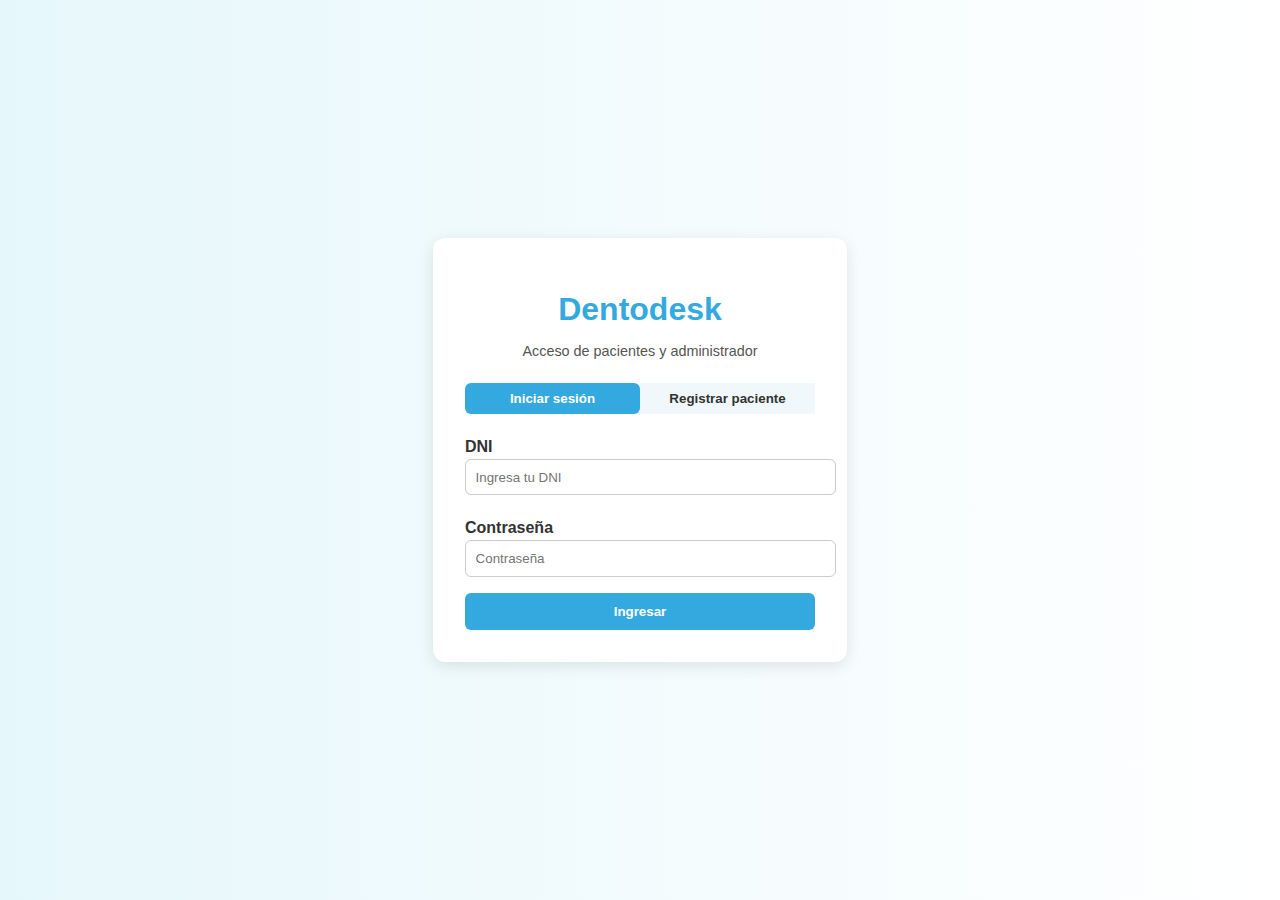
<file: laboratorio/index.html>
<!DOCTYPE html>
<html lang="es">
<head>
  <meta charset="UTF-8">
  <title>Dentodesk - Agenda</title>
  <link rel="stylesheet" href="estilos.css">
  <link rel="stylesheet" href="https://cdnjs.cloudflare.com/ajax/libs/font-awesome/6.5.0/css/all.min.css">
</head>
<body>
  <!-- Barra superior -->
  <header class="navbar">
    <div class="user-info">
  Bienvenido, <span id="nombrePaciente"></span>
  <button onclick="cerrarSesion()">Cerrar sesión</button>
</div>

    <div class="logo">Dentodesk</div>
    <nav class="nav-links">
      <a href="index.html">Agenda</a>
      <a href="pacientes.html">Pacientes</a>
      <a href="caja.html">Caja</a>
      <a href="marketing.html">Marketing</a>
      <a href="produccion.html">Producción</a>
      <a href="inventario.html">Inventario</a>
      <a href="laboratorio.html" class="active">Laboratorio</a>
      <a href="chat.html">Chat</a>
    </nav>
    <div class="actions">
      <button class="main-btn" id="btnRegistrarCita"><i class="fa-solid fa-calendar-plus"></i> Registrar cita</button>
      <div class="user-menu">
        <button class="user-btn">👤 ⌄</button>
        <div class="dropdown hidden">
          <a href="#">Mi perfil</a>
          <a href="#">Cerrar sesión</a>
        </div>
      </div>
      <div class="search-bar">
        <input type="text" placeholder="Buscar paciente">
        <button>🔍</button>
      </div>
    </div>
  </header>

  <!-- Contenido principal -->
  <main class="agenda-container">
    <!-- Encabezado de navegación -->
    <div class="agenda-header">
      <button class="nav-btn" id="prevBtn">←</button>
      <button class="nav-btn" id="nextBtn">→</button>
      <button class="hoy-btn" id="hoyBtn">📅 Hoy</button>
      <span class="rango-fechas" id="rangoFechas"></span>
    </div>

    <!-- Filtros -->
    <div class="filtros">
      <label>Estado
        <select id="filtroEstado">
          <option value="Todos">Todos</option>
          <option value="Confirmado">Confirmados</option>
          <option value="Pendiente">Pendientes</option>
          <option value="Cancelado">Cancelados</option>
        </select>
      </label>
      <label>Vista
        <select id="vistaSelect">
          <option value="semana">Por semana</option>
          <option value="dia">Por día</option>
          <option value="mes">Por mes</option>
        </select>
      </label>
    </div>

    <!-- Agenda + Sidebar -->
    <div class="agenda-wrapper">
      <!-- Agenda -->
      <div class="agenda-grid">
        <div class="agenda-hours" id="agendaHours"></div>
        <div class="agenda-days" id="agendaDays"></div>
        <div class="agenda-cells" id="agendaCells"></div>
      </div>

      <!-- Sidebar lateral -->
      <aside class="agenda-sidebar">
        <h3>📋 Todas las agendas</h3>
        <div class="agenda-list" id="agendaList">
          <div class="agenda-item color-azul"><span class="nombre">✔️ LUIS SILVA</span></div>
          <div class="agenda-item color-rojo"><span class="nombre">✔️ Especialistas</span></div>
        </div>
        <button class="main-btn full-width" id="btnAgregarAgenda">+ Agregar</button>
      </aside>
    </div>
  </main>

  <!-- Modal Registrar Cita -->
<div id="modalCita" class="modal hidden">
  <div class="modal-content">
    <span class="close-btn" id="cerrarModal">&times;</span>
    <h2>Registrar nueva cita</h2>

    <!-- Pestañas -->
    <div class="tabs">
      <button type="button" class="tab-btn active" data-tab="tab-cita">🗓 Cita</button>
      <button type="button" class="tab-btn" data-tab="tab-paciente">👤 Datos Personales</button>
    </div>

    <!-- Contenido de pestañas -->
    <div class="tab-content active" id="tab-cita">
      <form id="formCita">
        <label>Paciente:
          <input type="text" id="paciente" required>
        </label>
        <label>Fecha:
          <input type="date" id="fecha" required>
        </label>

        <label for="hora">Hora:</label>
        <select id="hora" required>
            <option value="09:00">09:00 AM</option>
            <option value="10:00">10:00 AM</option>
            <option value="11:00">11:00 AM</option>
            <option value="12:00">12:00 PM</option>
            <option value="13:00">01:00 PM</option>
            <option value="14:00">02:00 PM</option>
            <option value="15:00">03:00 PM</option>
            <option value="16:00">04:00 PM</option>
            <option value="17:00">05:00 PM</option>
            <option value="18:00">06:00 PM</option>
            <option value="19:00">07:00 PM</option>
            <option value="20:00">08:00 PM</option>
        </select>

        <label>Estado:
          <select id="estado">
            <option value="Confirmado">Confirmado</option>
            <option value="Pendiente">Pendiente</option>
            <option value="Cancelado">Cancelado</option>
          </select>
        </label>
        <label>Observaciones:
          <textarea id="observaciones"></textarea>
        </label>
        <button type="submit" class="main-btn">Guardar cita</button>
      </form>
    </div>

    <div class="tab-content" id="tab-paciente">
      <form id="formPaciente">
        <label>Apellidos y Nombres:
          <input type="text" id="nombres" required>
        </label>
        <label>Representante:
          <input type="text" id="representante">
        </label>
        <label>Edad:
          <input type="number" id="edad" min="0">
        </label>
        <label>DNI:
          <input type="text" id="dni" maxlength="8">
        </label>
        <label>Género:
          <select id="genero">
            <option value="F">F</option>
            <option value="M">M</option>
          </select>
        </label>
        <label>Fecha de Nacimiento:
          <input type="date" id="fechaNacimiento">
        </label>
        <label>Dirección:
          <input type="text" id="direccion">
        </label>
        <label>Estado Civil:
          <select id="estadoCivil">
            <option value="S">S</option>
            <option value="C">C</option>
            <option value="V">V</option>
          </select>
        </label>
        <label>Peso (kg):
          <input type="number" id="peso" step="0.1">
        </label>
        <label>Talla (cm):
          <input type="number" id="talla">
        </label>
        <label>Presión Arterial:
          <input type="text" id="presionArterial" placeholder="120/80">
        </label>
        <label>Frecuencia Respiratoria:
          <input type="number" id="frecuenciaRespiratoria">
        </label>
        <label>Temperatura (°C):
          <input type="number" id="temperatura" step="0.1">
        </label>
        <fieldset>
          <legend>Tipo de Paciente:</legend>
          <label><input type="checkbox" name="tipoPaciente" value="Receptivo"> Receptivo</label>
          <label><input type="checkbox" name="tipoPaciente" value="Pasivo"> Pasivo</label>
          <label><input type="checkbox" name="tipoPaciente" value="Histérico"> Histérico</label>
          <label><input type="checkbox" name="tipoPaciente" value="Escéptico"> Escéptico</label>
        </fieldset>
        <fieldset>
          <legend>Apreciación General:</legend>
          <label><input type="radio" name="apreciacion" value="ABEG1"> ABEG</label>
          <label><input type="radio" name="apreciacion" value="ABEG2"> ABEG</label>
          <label><input type="radio" name="apreciacion" value="ABEG3"> ABEG</label>
          <label><input type="radio" name="apreciacion" value="AMEG"> AMEG</label>
        </fieldset>
        <button type="submit" class="main-btn">Guardar Datos</button>
      </form>
    </div>
  </div>
</div>

  <!-- Scripts -->
  <script>

      // ================= CONTROL DE ACCESO =================
    const usuarioActivo = localStorage.getItem("usuarioActivo");
    if (!usuarioActivo) {
      window.location.href = "login.html"; // Si no hay sesión activa, regresar al login
    }

    // Obtener datos del usuario
    const usuarios = JSON.parse(localStorage.getItem("usuarios")) || {};
    const paciente = usuarios[usuarioActivo];
    document.addEventListener("DOMContentLoaded", () => {
      document.getElementById("nombrePaciente").textContent = paciente?.nombre || "Paciente";
    });

    // Función cerrar sesión
    function cerrarSesion() {
      localStorage.removeItem("usuarioActivo");
      window.location.href = "login.html";
    } 


    document.addEventListener("DOMContentLoaded", () => {
      const agendaHours = document.getElementById("agendaHours");
      const agendaCellsContainer = document.getElementById("agendaCells");
      const agendaDays = document.getElementById("agendaDays");
      const rangoFechas = document.getElementById("rangoFechas");
      const vistaSelect = document.getElementById("vistaSelect");

      // ================= GENERAR HORAS =================
      function generarHoras(inicio=9, fin=20){
        agendaHours.innerHTML="";
        for(let h=inicio; h<fin; h++){
          const div=document.createElement("div");
          div.textContent=(h<=12? h : h-12)+" "+(h<12?"a. m.":"p. m.");
          agendaHours.appendChild(div);
        }
      }

      function formatearHora(hora24) {
        let [hora, minutos] = hora24.split(":");
        hora = parseInt(hora, 10);
        const ampm = hora >= 12 ? "PM" : "AM";
        hora = hora % 12 || 12; // convierte 0 en 12
        return `${hora}:${minutos} ${ampm}`;
      }


      // ================= VISTA =================
      let currentDate = new Date();
      let vista = "semana";

      function renderVista(){
        agendaDays.innerHTML="";
        agendaCellsContainer.innerHTML="";
        if(vista==="semana"){
          generarHoras(9,21);
          renderSemana();
        }else if(vista==="dia"){
          generarHoras(9,21);
          renderDia();
        }else{
          generarHoras(); // vacío en mes
          renderMes();
        }
         mostrarCitas(); // 🔑 SIEMPRE recargar citas al renderizar
      }

      // ================= SEMANA =================
      function getStartOfWeek(date){
        const d=new Date(date);
        const day=d.getDay();
        const diff=d.getDate()-day+(day===0?-6:1);
        return new Date(d.setDate(diff));
      }
      function renderSemana(){
        const start=getStartOfWeek(currentDate);
        const dias=["Lun","Mar","Mié","Jue","Vie","Sáb","Dom"];
        const end=new Date(start);
        end.setDate(end.getDate()+6);
        rangoFechas.textContent=`${start.getDate()} ${start.toLocaleString("es-ES",{month:"short"})} - ${end.getDate()} ${end.toLocaleString("es-ES",{month:"short"})}`;
        agendaDays.style.gridTemplateColumns="repeat(7,1fr)";
        for(let i=0;i<7;i++){
          const dia=new Date(start);
          dia.setDate(start.getDate()+i);
          const div=document.createElement("div");
          div.innerHTML=`${dias[i]}<span>${dia.getDate()}/${dia.getMonth()+1}</span>`;
          agendaDays.appendChild(div);
        }
        agendaCellsContainer.style.gridTemplateColumns="repeat(7,1fr)";
        agendaCellsContainer.style.gridTemplateRows="repeat(12,1fr)";
        for(let fila=0;fila<12;fila++){
          for(let col=0;col<7;col++){
            const cell=document.createElement("div");
            cell.classList.add("cell");
            agendaCellsContainer.appendChild(cell);
          }
        }
        mostrarCitas();
      }

      // ================= DIA =================
      function renderDia(){
        rangoFechas.textContent=currentDate.toLocaleDateString("es-ES",{weekday:"long",day:"numeric",month:"short"});
        agendaDays.style.gridTemplateColumns="1fr";
        const div=document.createElement("div");
        div.textContent=currentDate.toLocaleDateString("es-ES",{weekday:"long"});
        agendaDays.appendChild(div);
        agendaCellsContainer.style.gridTemplateColumns="1fr";
        agendaCellsContainer.style.gridTemplateRows="repeat(12,1fr)";
        for(let fila=0;fila<12;fila++){
          const cell=document.createElement("div");
          cell.classList.add("cell");
          agendaCellsContainer.appendChild(cell);
        }
        mostrarCitas();
      }

      // ================= MES =================
      function renderMes(){
        rangoFechas.textContent=currentDate.toLocaleString("es-ES",{month:"long",year:"numeric"});
        agendaDays.style.gridTemplateColumns="repeat(7,1fr)";
        const dias=["L","M","X","J","V","S","D"];
        dias.forEach(d=>{let div=document.createElement("div");div.textContent=d;agendaDays.appendChild(div);});
        agendaCellsContainer.style.gridTemplateColumns="repeat(7,1fr)";
        agendaCellsContainer.style.gridTemplateRows="repeat(6,1fr)";
        let primer=new Date(currentDate.getFullYear(),currentDate.getMonth(),1);
        let start=new Date(primer);
        start.setDate(primer.getDate()-(primer.getDay()||7)+1);
        for(let i=0;i<42;i++){
          const d=new Date(start);
          d.setDate(start.getDate()+i);
          const cell=document.createElement("div");
          cell.classList.add("cell");
          cell.dataset.dia=d.getDate();
          cell.textContent=d.getDate();
          if(d.getMonth()!==currentDate.getMonth()){cell.style.color="#aaa";}
          agendaCellsContainer.appendChild(cell);
        }
        mostrarCitas();
      }

      // ================= BOTONES NAVEGACIÓN =================
      document.getElementById("prevBtn").addEventListener("click",()=>{
        if(vista==="semana") currentDate.setDate(currentDate.getDate()-7);
        else if(vista==="dia") currentDate.setDate(currentDate.getDate()-1);
        else currentDate.setMonth(currentDate.getMonth()-1);
        renderVista();
      });
      document.getElementById("nextBtn").addEventListener("click",()=>{
        if(vista==="semana") currentDate.setDate(currentDate.getDate()+7);
        else if(vista==="dia") currentDate.setDate(currentDate.getDate()+1);
        else currentDate.setMonth(currentDate.getMonth()+1);
        renderVista();
      });
      document.getElementById("hoyBtn").addEventListener("click",()=>{
        currentDate=new Date();
        renderVista();
      });
      vistaSelect.addEventListener("change",e=>{vista=e.target.value;renderVista();});

      // ================= MODAL =================
      const modal=document.getElementById("modalCita");
      document.getElementById("btnRegistrarCita").addEventListener("click",()=>modal.classList.remove("hidden"));
      document.getElementById("cerrarModal").addEventListener("click",()=>modal.classList.add("hidden"));
      window.addEventListener("click",(e)=>{if(e.target===modal)modal.classList.add("hidden");});

      // ================= AGREGAR AGENDA =================
      document.getElementById("btnAgregarAgenda").addEventListener("click",()=>{
        const nombre=prompt("Nombre de la nueva agenda:");
        if(nombre){
          const div=document.createElement("div");
          div.classList.add("agenda-item","color-azul");
          div.innerHTML=`<span class="nombre">✔️ ${nombre}</span>`;
          document.getElementById("agendaList").appendChild(div);
        }
      });

      // ================= DROPDOWN USUARIO =================
      document.querySelector(".user-btn").addEventListener("click",()=>{
        document.querySelector(".dropdown").classList.toggle("hidden");
      });

      // ================= GUARDAR Y MOSTRAR CITAS =================
      function mostrarCitas(){
        const citas=JSON.parse(localStorage.getItem("citas"))||[];
        agendaCellsContainer.querySelectorAll(".cell").forEach(c=>{
          if(vista!=="mes"){ 
            c.innerHTML="";
          } else {
            let numeroDia=c.dataset.dia;
            c.innerHTML=numeroDia?numeroDia:"";
          }
        });

        citas.forEach(cita=>{
          const fecha=new Date(cita.fecha+"T"+cita.hora);

          if(vista==="semana"){
            const start=getStartOfWeek(currentDate);
            const end=new Date(start);end.setDate(end.getDate()+6);
            if(fecha>=start && fecha<=end){
              const dia=fecha.getDay()===0?6:fecha.getDay()-1;
              const fila=fecha.getHours()-9;
              if(fila>=0 && fila<12){
                const index=fila*7+dia;
                const cell=agendaCellsContainer.children[index];
                const div=document.createElement("div");
                div.classList.add("cita");
                div.textContent = `${cita.paciente} (${formatearHora(cita.hora)})`;
                cell.appendChild(div);
              }
            }
          }else if(vista==="dia"){
            if(fecha.toDateString()===currentDate.toDateString()){
              const fila=fecha.getHours()-9;
              if(fila>=0 && fila<12){
                const cell=agendaCellsContainer.children[fila];
                const div=document.createElement("div");
                div.classList.add("cita");
                div.textContent = `${cita.paciente} (${formatearHora(cita.hora)})`;
                cell.appendChild(div);
              }
            }
          }else if(vista==="mes"){
            agendaCellsContainer.querySelectorAll(".cell").forEach(cell=>{
              const numeroDia=parseInt(cell.dataset.dia);
              const cellDate=new Date(currentDate.getFullYear(),currentDate.getMonth(),numeroDia);
              if(cell.style.color!=="rgb(170, 170, 170)" && fecha.toDateString()===cellDate.toDateString()){
                const div=document.createElement("div");
                div.classList.add("cita");
                div.textContent = `${cita.paciente} (${formatearHora(cita.hora)})`;
                cell.appendChild(div);
              }
            });
          }
        });
      }

      document.getElementById("formCita").addEventListener("submit",(e)=>{
        e.preventDefault();
        const paciente=document.getElementById("paciente").value;
        const fecha=document.getElementById("fecha").value;
        const hora=document.getElementById("hora").value;
        const estado=document.getElementById("estado").value;
        const observaciones=document.getElementById("observaciones").value;

        let citas=JSON.parse(localStorage.getItem("citas"))||[];
        citas.push({paciente,fecha,hora,estado,observaciones});
        localStorage.setItem("citas",JSON.stringify(citas));

        // guardar también en pacientes
        let pacientes=JSON.parse(localStorage.getItem("pacientes"))||[];
        pacientes.push({paciente,fecha,hora,estado,observaciones});
        localStorage.setItem("pacientes",JSON.stringify(pacientes));

        modal.classList.add("hidden");
        e.target.reset();
        renderVista();
      });

      // ================= TABS DEL MODAL =================
document.querySelectorAll(".tab-btn").forEach(btn=>{
  btn.addEventListener("click",()=>{
    document.querySelectorAll(".tab-btn").forEach(b=>b.classList.remove("active"));
    document.querySelectorAll(".tab-content").forEach(c=>c.classList.remove("active"));
    btn.classList.add("active");
    document.getElementById(btn.dataset.tab).classList.add("active");
  });
});

// ================= GUARDAR DATOS PACIENTE =================
document.getElementById("formPaciente").addEventListener("submit",(e)=>{
  e.preventDefault();
  const datos = {
    nombres: document.getElementById("nombres").value,
    representante: document.getElementById("representante").value,
    edad: document.getElementById("edad").value,
    dni: document.getElementById("dni").value,
    genero: document.getElementById("genero").value,
    fechaNacimiento: document.getElementById("fechaNacimiento").value,
    direccion: document.getElementById("direccion").value,
    estadoCivil: document.getElementById("estadoCivil").value,
    peso: document.getElementById("peso").value,
    talla: document.getElementById("talla").value,
    presionArterial: document.getElementById("presionArterial").value,
    frecuenciaRespiratoria: document.getElementById("frecuenciaRespiratoria").value,
    temperatura: document.getElementById("temperatura").value,
    tipoPaciente: [...document.querySelectorAll("input[name='tipoPaciente']:checked")].map(el=>el.value),
    apreciacion: document.querySelector("input[name='apreciacion']:checked")?.value || ""
  };

  let pacientes = JSON.parse(localStorage.getItem("pacientes")) || [];
  pacientes.push(datos);
  localStorage.setItem("pacientes", JSON.stringify(pacientes));

  alert("✅ Datos personales guardados correctamente");
  e.target.reset();
});


      // ================= INICIALIZAR =================
      renderVista();
    });
  </script>
</body>
</html>
</file>
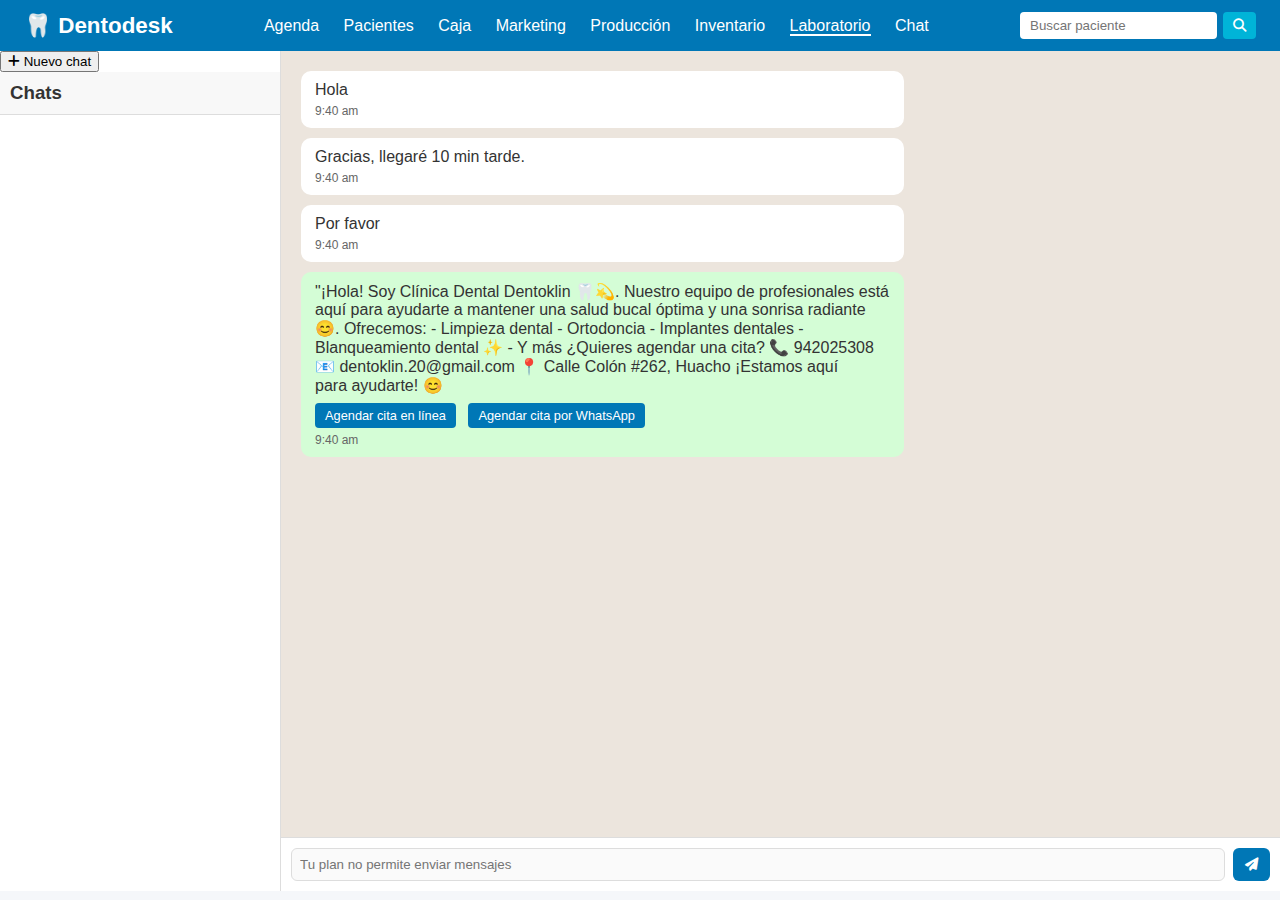
<file: laboratorio/chat.html>
<!DOCTYPE html>
<html lang="es">
<head>
  <meta charset="UTF-8">
  <title>Chat - Dentodesk</title>
  <link rel="stylesheet" href="chat.css">
  <link rel="stylesheet" href="https://cdnjs.cloudflare.com/ajax/libs/font-awesome/6.5.0/css/all.min.css">
</head>
<body>

  <!-- Header -->
  <header class="navbar">
    <div class="logo">🦷 Dentodesk</div>
    <nav class="nav-links">
      <a href="index.html">Agenda</a>
      <a href="pacientes.html">Pacientes</a>
      <a href="caja.html">Caja</a>
      <a href="marketing.html">Marketing</a>
      <a href="produccion.html">Producción</a>
      <a href="inventario.html">Inventario</a>
      <a href="laboratorio.html" class="active">Laboratorio</a>
      <a href="chat.html">Chat</a>
    </nav>
    <div class="search-bar">
      <input type="text" placeholder="Buscar paciente">
      <button><i class="fas fa-search"></i></button>
    </div>
  </header>

  <!-- Contenedor principal -->
  <main class="chat-container">
    <!-- Lista de chats -->
    <aside class="chat-list">
      <button id="nuevoChatBtn"><i class="fas fa-plus"></i> Nuevo chat</button>
      <h3>Chats</h3>
      <!-- Aquí irán los chats -->
  <div id="chatItems">
    <div class="chat-item active">
      <img src="https://via.placeholder.com/40" alt="perfil">
      <div class="chat-info">
        <p class="chat-name">Francelli Meta</p>
        <p class="chat-msg">¿Ves mi mensaje?</p>
      </div>
    </div>

      <div class="chat-item">
      <img src="https://via.placeholder.com/40" alt="perfil">
      <div class="chat-info">
        <p class="chat-name">Margarita Torres</p>
        <p class="chat-msg">Gracias por confirmar tu cita 😃</p>
      </div>
    </div>

      <div class="chat-item">
      <img src="https://via.placeholder.com/40" alt="perfil">
      <div class="chat-info">
        <p class="chat-name">Jaime Whatsapp</p>
        <p class="chat-msg">Puedes comunicarte con la clínica...</p>
      </div>
    </div>
    </aside>

    <!-- Área de conversación -->
    <section class="chat-window">
      <div class="messages">
        <div class="msg received">
          <p>Hola</p>
          <span class="time">9:40 am</span>
        </div>
        <div class="msg received">
          <p>Gracias, llegaré 10 min tarde.</p>
          <span class="time">9:40 am</span>
        </div>
        <div class="msg received">
          <p>Por favor</p>
          <span class="time">9:40 am</span>
        </div>

        <div class="msg sent">
          <p>"¡Hola! Soy Clínica Dental Dentoklin 🦷💫. Nuestro equipo de profesionales está aquí para ayudarte a mantener una salud bucal óptima y una sonrisa radiante 😊. Ofrecemos:

              - Limpieza dental
              - Ortodoncia
              - Implantes dentales
              - Blanqueamiento dental ✨
              - Y más

          ¿Quieres agendar una cita?  
          📞  942025308
          📧 dentoklin.20@gmail.com
          📍 Calle Colón #262, Huacho

          ¡Estamos aquí para ayudarte! 😊</p>
          <div class="options">
            <button>Agendar cita en línea</button>
            <button>Agendar cita por WhatsApp</button>
          </div>
          <span class="time">9:40 am</span>
        </div>
      </div>

      <!-- Barra de mensaje -->
      <div class="chat-input">
        <input type="text" placeholder="Tu plan no permite enviar mensajes" disabled>
        <button disabled><i class="fas fa-paper-plane"></i></button>
      </div>
    </section>
  </main>

  <!-- Modal Nuevo Chat -->
  <div id="modalNuevoChat" class="modal">
    <div class="modal-content">
      <span class="close">&times;</span>
      <h2>➕ Nuevo chat</h2>
      <form id="formNuevoChat">
        <label for="nombre">Nombre:</label>
        <input type="text" id="nombre" required>

        <label for="apellido">Apellido:</label>
        <input type="text" id="apellido" required>

        <label for="numero">Número de contacto:</label>
        <input type="text" id="numero" required>

        <div class="modal-actions">
          <button type="button" id="btnExistente">📂 Contacto existente</button>
          <button type="submit" id="btnAgregar">➕ Agregar contacto</button>
        </div>
      </form>
    </div>
  </div>

<!-- Script -->
  <script>
    const modal = document.getElementById("modalNuevoChat");
    const btnNuevoChat = document.getElementById("nuevoChatBtn");
    const spanClose = document.querySelector(".close");
    const formNuevoChat = document.getElementById("formNuevoChat");
    const chatItems = document.getElementById("chatItems");

    // ============================
  // Cargar chats desde localStorage
  // ============================
  let chats = JSON.parse(localStorage.getItem("chats")) || [];

  function mostrarChats() {
    chatItems.innerHTML = "";
    chats.forEach(chat => {
      const nuevoChat = document.createElement("div");
      nuevoChat.classList.add("chat-item");
      nuevoChat.innerHTML = `
        <img src="https://via.placeholder.com/40" alt="perfil">
        <div class="chat-info">
          <p class="chat-name">${chat.nombre} ${chat.apellido}</p>
          <p class="chat-msg">📱 ${chat.numero}</p>
        </div>
      `;
      chatItems.appendChild(nuevoChat);
    });
  }

  mostrarChats();

    // ============================
  // Abrir / Cerrar modal
  // ============================
  btnNuevoChat.onclick = () => modal.style.display = "flex";
  spanClose.onclick = () => modal.style.display = "none";
  window.onclick = (e) => { if (e.target == modal) modal.style.display = "none"; }

    // ============================
  // Agregar contacto nuevo
  // ============================
  formNuevoChat.onsubmit = (e) => {
    e.preventDefault();

    const nombre = document.getElementById("nombre").value;
    const apellido = document.getElementById("apellido").value;
    const numero = document.getElementById("numero").value;

    const nuevoContacto = { nombre, apellido, numero };

    // Guardar en array y en localStorage
    chats.unshift(nuevoContacto);
    localStorage.setItem("chats", JSON.stringify(chats));

    // Mostrar en pantalla
    mostrarChats();

    // Cerrar modal y limpiar
    modal.style.display = "none";
    formNuevoChat.reset();
  };

   // ============================
  // Botón contacto existente
  // ============================
  document.getElementById("btnExistente").onclick = () => {
    alert("Aquí luego podemos abrir un buscador de contactos existentes 🔎");
  };
  </script>


</body>
</html>
</file>
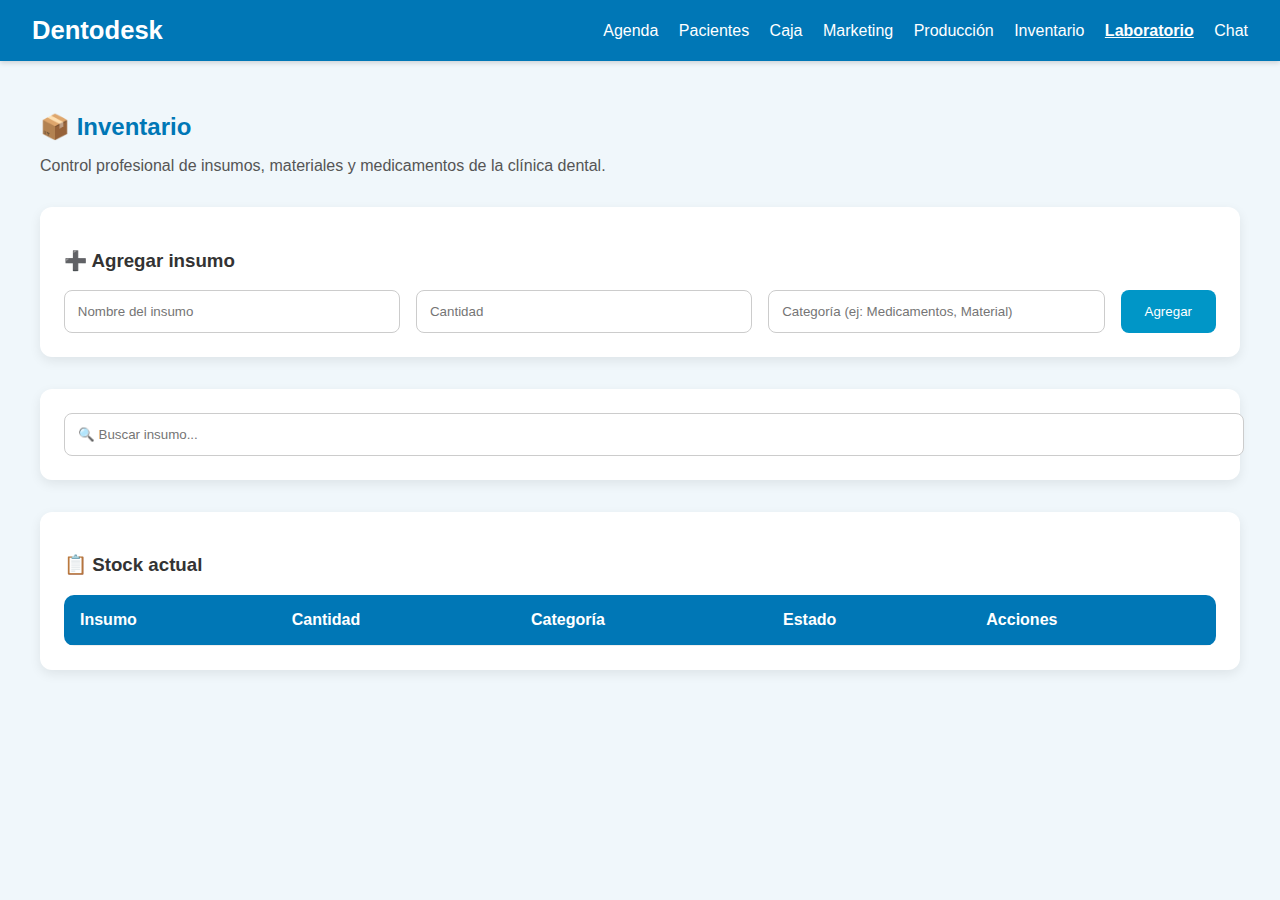
<file: laboratorio/inventario.html>
<!DOCTYPE html>
<html lang="es">
<head>
  <meta charset="UTF-8">
  <title>Dentodesk - Inventario</title>
  <link rel="stylesheet" href="inventario.css">
</head>
<body>
  <!-- NAVBAR -->
  <header class="navbar">
    <div class="logo">Dentodesk</div>
    <nav class="nav-links">
      <a href="index.html">Agenda</a>
      <a href="pacientes.html">Pacientes</a>
      <a href="caja.html">Caja</a>
      <a href="marketing.html">Marketing</a>
      <a href="produccion.html">Producción</a>
      <a href="inventario.html">Inventario</a>
      <a href="laboratorio.html" class="active">Laboratorio</a>
      <a href="chat.html">Chat</a>
    </nav>
  </header>

  <!-- CONTENIDO -->
  <main class="content">
    <h2>📦 Inventario</h2>
    <p class="descripcion">Control profesional de insumos, materiales y medicamentos de la clínica dental.</p>

    <!-- FORMULARIO PARA AGREGAR INSUMOS -->
    <div class="card">
      <h3>➕ Agregar insumo</h3>
      <form id="formInsumo">
        <input type="text" id="nombreInsumo" placeholder="Nombre del insumo" required>
        <input type="number" id="cantidadInsumo" placeholder="Cantidad" min="1" required>
        <input type="text" id="categoriaInsumo" placeholder="Categoría (ej: Medicamentos, Material)">
        <button type="submit" class="btn-agregar">Agregar</button>
      </form>
    </div>

    <!-- BARRA DE BUSQUEDA -->
    <div class="card search-card">
      <input type="text" id="buscarInsumo" placeholder="🔍 Buscar insumo...">
    </div>

    <!-- TABLA DE INVENTARIO -->
    <div class="card">
      <h3>📋 Stock actual</h3>
      <table id="tablaInventario">
        <thead>
          <tr>
            <th>Insumo</th>
            <th>Cantidad</th>
            <th>Categoría</th>
            <th>Estado</th>
            <th>Acciones</th>
          </tr>
        </thead>
        <tbody>
          <!-- Se llenará dinámicamente -->
        </tbody>
      </table>
    </div>
  </main>

  <script>
    const form = document.getElementById("formInsumo");
    const tablaBody = document.querySelector("#tablaInventario tbody");
    const buscar = document.getElementById("buscarInsumo");

    let inventario = JSON.parse(localStorage.getItem("inventario")) || [];

    // Renderizar inventario
    function renderInventario(filtro = "") {
      tablaBody.innerHTML = "";
      inventario
        .filter(item => item.nombre.toLowerCase().includes(filtro.toLowerCase()))
        .forEach((item, index) => {
          let estado = "";
          if (item.cantidad > 20) estado = "<span class='estado ok'>🟢 Suficiente</span>";
          else if (item.cantidad > 5) estado = "<span class='estado medio'>🟠 Bajo</span>";
          else estado = "<span class='estado critico'>🔴 Crítico</span>";

          const row = document.createElement("tr");
          row.innerHTML = `
            <td>${item.nombre}</td>
            <td>${item.cantidad}</td>
            <td>${item.categoria || "-"}</td>
            <td>${estado}</td>
            <td>
              <button class="delete-btn" onclick="eliminarInsumo(${index})">❌ Eliminar</button>
            </td>
          `;
          tablaBody.appendChild(row);
        });
      localStorage.setItem("inventario", JSON.stringify(inventario));
    }

    // Agregar insumo
    form.addEventListener("submit", (e) => {
      e.preventDefault();
      const nombre = document.getElementById("nombreInsumo").value;
      const cantidad = parseInt(document.getElementById("cantidadInsumo").value);
      const categoria = document.getElementById("categoriaInsumo").value;

      inventario.push({ nombre, cantidad, categoria });
      renderInventario();
      form.reset();
    });

    // Eliminar insumo
    function eliminarInsumo(index) {
      inventario.splice(index, 1);
      renderInventario();
    }

    // Buscar insumo
    buscar.addEventListener("input", (e) => {
      renderInventario(e.target.value);
    });

    renderInventario();
  </script>
</body>
</html>
</file>
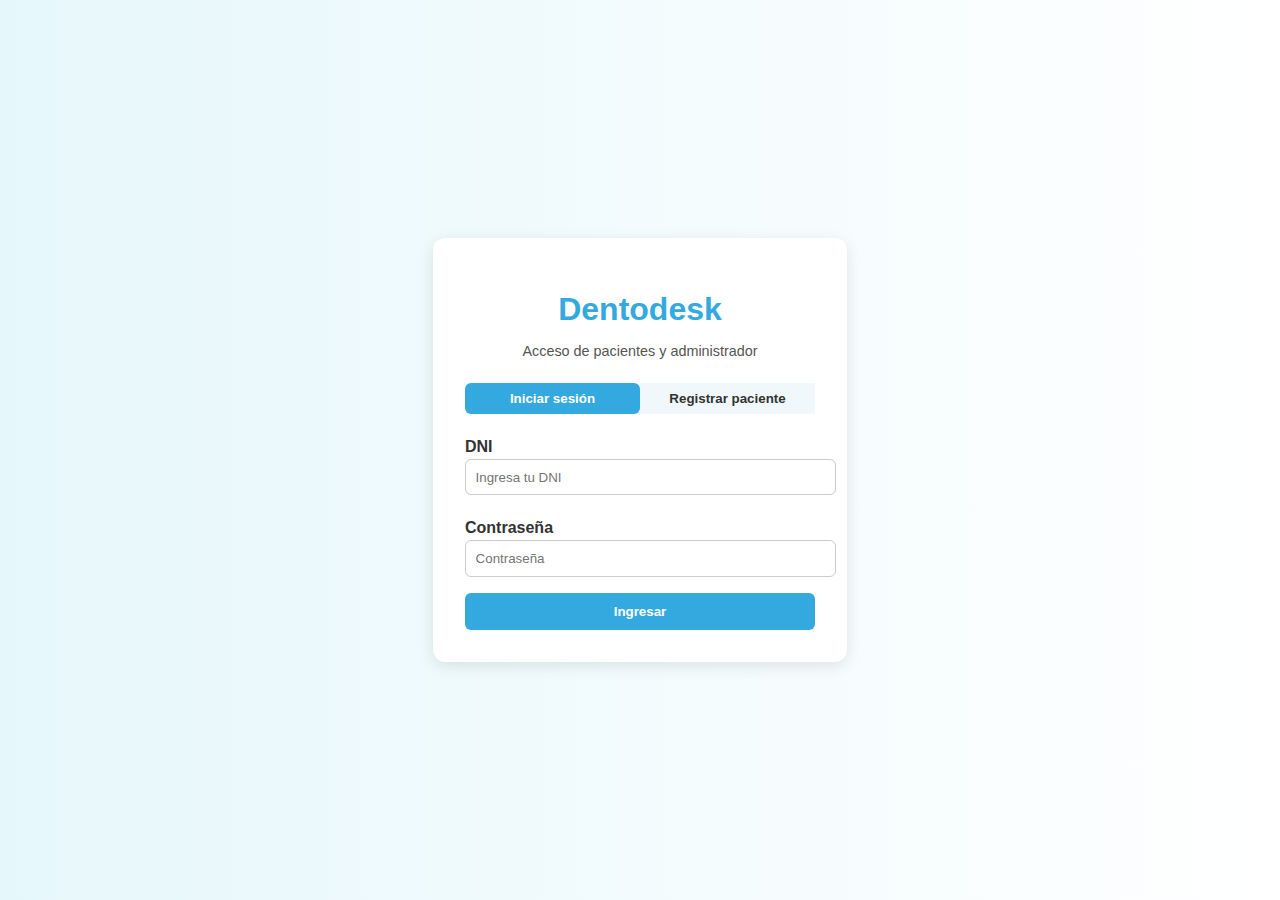
<file: laboratorio/login.html>
<!DOCTYPE html>
<html lang="es">
<head>
  <meta charset="UTF-8">
  <title>Login - Dentodesk</title>
  <link rel="stylesheet" href="login.css">
</head>
<body>
  <!-- ================= LOGIN PRINCIPAL ================= -->
  <div class="login-container">
    <h1>Dentodesk</h1>
    <p class="subtitulo">Acceso de pacientes y administrador</p>

    <!-- Tabs para cambiar entre Iniciar sesión y Registrar -->
    <div class="tabs">
      <button id="tabLogin" class="active">Iniciar sesión</button>
      <button id="tabRegister">Registrar paciente</button>
    </div>

    <!-- FORMULARIO DE LOGIN -->
    <form id="formLogin" class="form active">
      <label>DNI</label>
      <input type="text" id="loginDni" placeholder="Ingresa tu DNI">

      <label>Contraseña</label>
      <input type="password" id="loginPassword" placeholder="Contraseña">

      <button type="submit" class="btn">Ingresar</button>
    </form>

    <!-- FORMULARIO DE REGISTRO -->
    <form id="formRegister" class="form">
      <label>DNI</label>
      <input type="text" id="regDni" placeholder="DNI del paciente">

      <label>Nombre completo</label>
      <input type="text" id="regNombre" placeholder="Nombre completo">

      <label>Contraseña</label>
      <input type="password" id="regPassword" placeholder="Contraseña">

      <button type="submit" class="btn">Registrar</button>
    </form>
  </div>

  <script>
    /* ================= TAB SWITCH ================= */
    const tabLogin = document.getElementById("tabLogin");
    const tabRegister = document.getElementById("tabRegister");
    const formLogin = document.getElementById("formLogin");
    const formRegister = document.getElementById("formRegister");

    tabLogin.addEventListener("click", () => {
      tabLogin.classList.add("active");
      tabRegister.classList.remove("active");
      formLogin.classList.add("active");
      formRegister.classList.remove("active");
    });

    tabRegister.addEventListener("click", () => {
      tabRegister.classList.add("active");
      tabLogin.classList.remove("active");
      formRegister.classList.add("active");
      formLogin.classList.remove("active");
    });

    /* ================= REGISTRAR PACIENTE ================= */
    formRegister.addEventListener("submit", e => {
      e.preventDefault();
      const dni = document.getElementById("regDni").value;
      const nombre = document.getElementById("regNombre").value;
      const password = document.getElementById("regPassword").value;

      if (!dni || !nombre || !password) {
        alert("Completa todos los campos");
        return;
      }

      let usuarios = JSON.parse(localStorage.getItem("usuarios")) || {};
      if (usuarios[dni]) {
        alert("Ese DNI ya está registrado");
        return;
      }

      usuarios[dni] = { nombre, password };
      localStorage.setItem("usuarios", JSON.stringify(usuarios));
      alert("Paciente registrado correctamente ✅");

      // Cambiar automáticamente al login
      tabLogin.click();
    });

    /* ================= INICIAR SESIÓN ================= */
    formLogin.addEventListener("submit", e => {
      e.preventDefault();
      const dni = document.getElementById("loginDni").value;
      const password = document.getElementById("loginPassword").value;

      let usuarios = JSON.parse(localStorage.getItem("usuarios")) || {};

      if (usuarios[dni] && usuarios[dni].password === password) {
        localStorage.setItem("usuarioActivo", dni);
        window.location.href = "index.html"; // Ir a la agenda
      } else {
        alert("DNI o contraseña incorrectos ❌");
      }
    });
  </script>
</body>
</html>
</file>
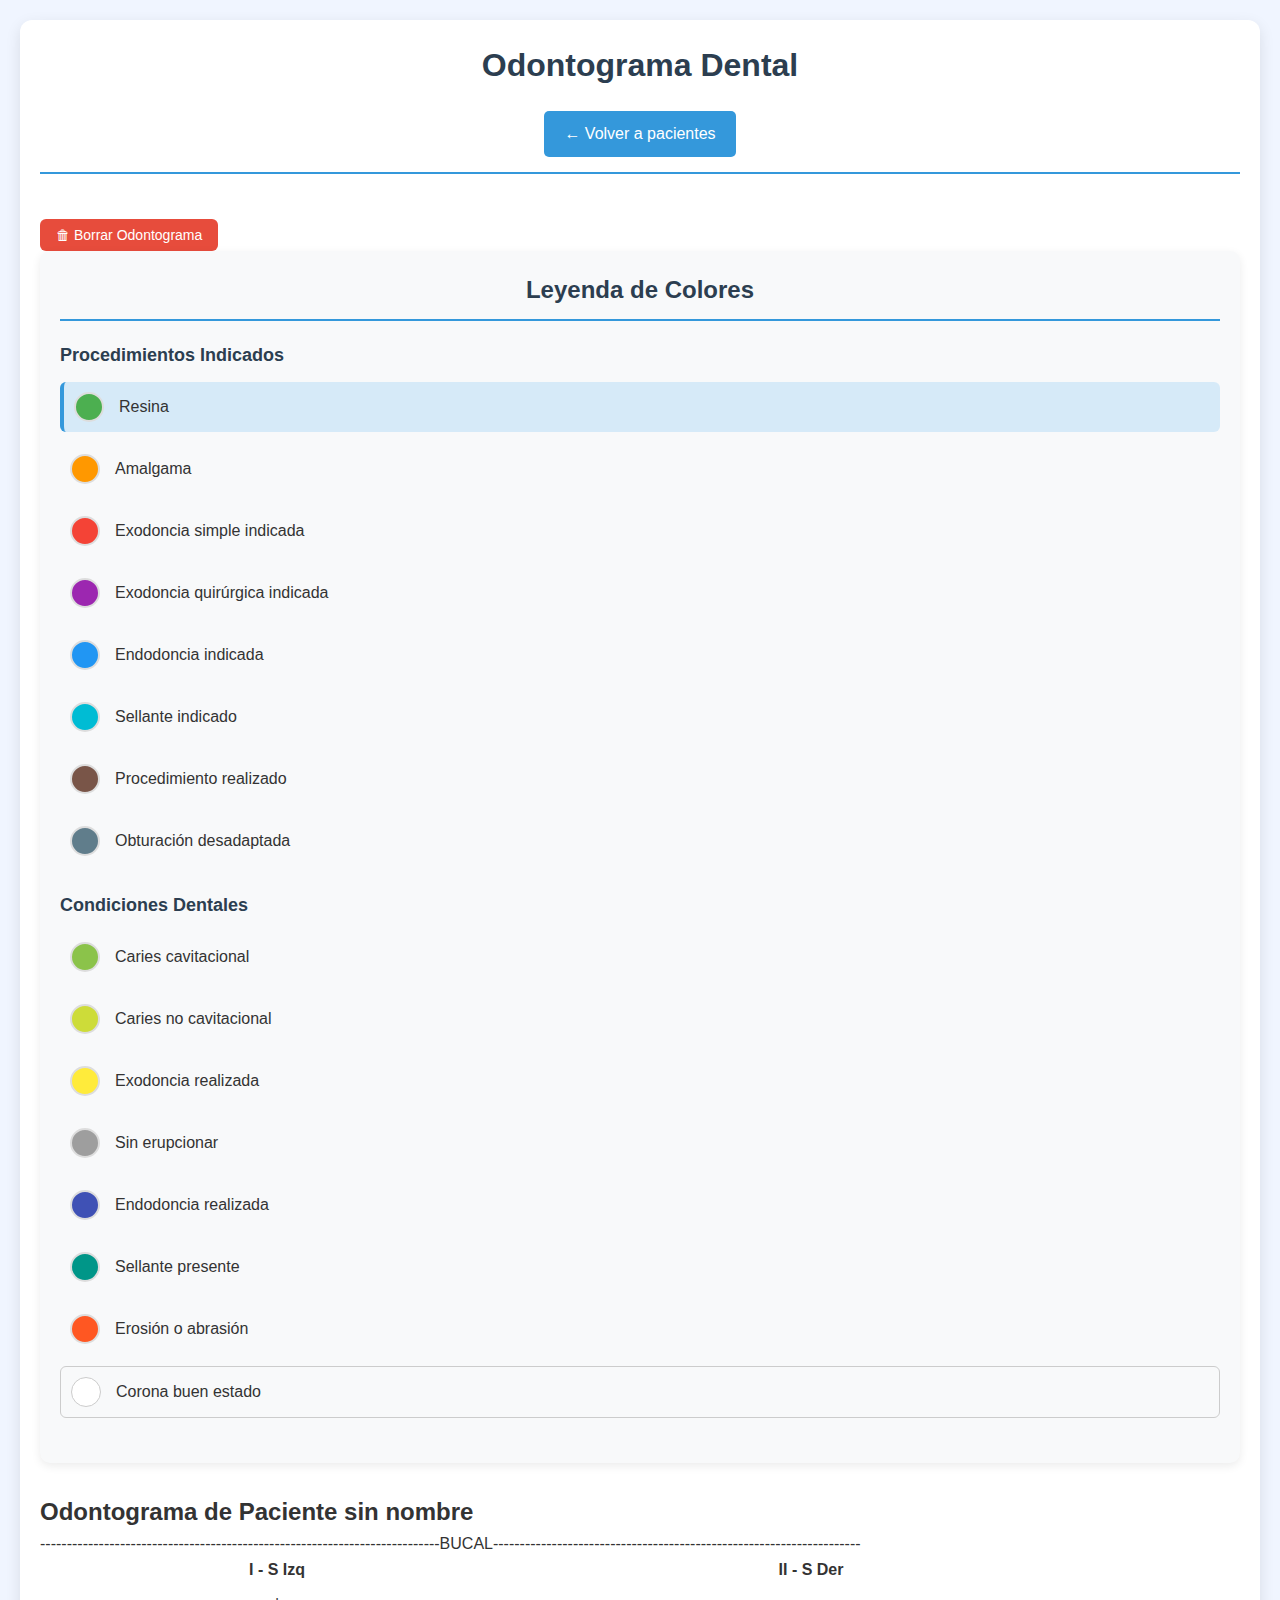
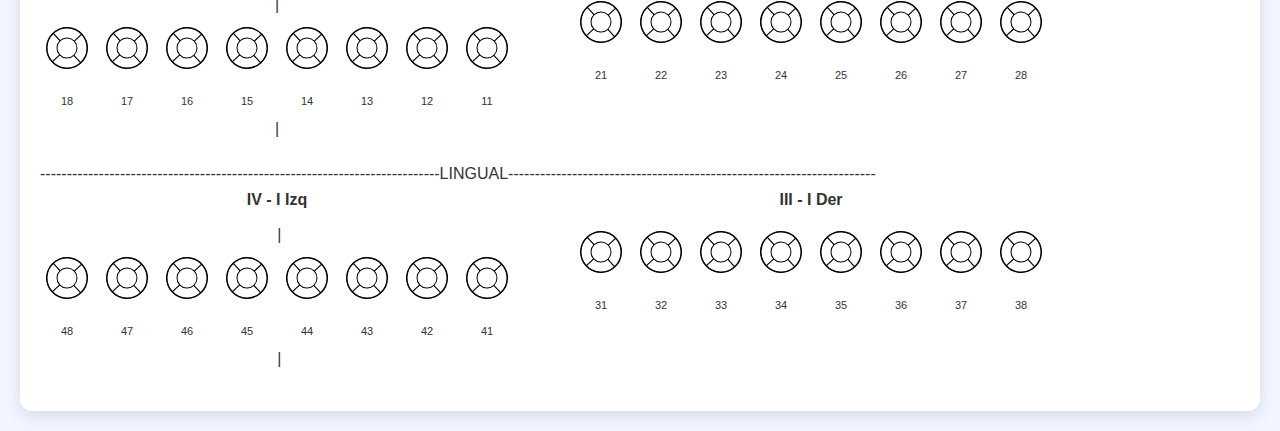
<file: laboratorio/odontograma.html>
<!DOCTYPE html>
<html lang="es">
<head>
  <meta charset="UTF-8">
  <title>Odontograma</title>
  <link rel="stylesheet" href="odontograma.css">
</head>
<body>
  <div class="container">
    <header>
      <h1>Odontograma Dental</h1>
      <a href="pacientes.html" class="btn-volver">← Volver a pacientes</a>
    </header>

    <button class="btn-borrar" id="btnBorrar">🗑 Borrar Odontograma</button>

    <div class="contenedor-principal">
      <div class="paleta-colores">
        <h2>Leyenda de Colores</h2>
        <div class="grupo-colores">
          <h3>Procedimientos Indicados</h3>
          <div class="opcion-color activo" data-color="#4CAF50">
            <div class="color-box" style="background-color: #4CAF50"></div>
            <span>Resina</span>
          </div>
          <div class="opcion-color" data-color="#FF9800">
            <div class="color-box" style="background-color: #FF9800"></div>
            <span>Amalgama</span>
          </div>
          <div class="opcion-color" data-color="#F44336">
            <div class="color-box" style="background-color: #F44336"></div>
            <span>Exodoncia simple indicada</span>
          </div>
          <div class="opcion-color" data-color="#9C27B0">
            <div class="color-box" style="background-color: #9C27B0"></div>
            <span>Exodoncia quirúrgica indicada</span>
          </div>
          <div class="opcion-color" data-color="#2196F3">
            <div class="color-box" style="background-color: #2196F3"></div>
            <span>Endodoncia indicada</span>
          </div>
          <div class="opcion-color" data-color="#00BCD4">
            <div class="color-box" style="background-color: #00BCD4"></div>
            <span>Sellante indicado</span>
          </div>
          <div class="opcion-color" data-color="#795548">
            <div class="color-box" style="background-color: #795548"></div>
            <span>Procedimiento realizado</span>
          </div>
          <div class="opcion-color" data-color="#607D8B">
            <div class="color-box" style="background-color: #607D8B"></div>
            <span>Obturación desadaptada</span>
          </div>
        </div>



        <div class="grupo-colores">
          <h3>Condiciones Dentales</h3>
          <div class="opcion-color" data-color="#8BC34A">
            <div class="color-box" style="background-color: #8BC34A"></div>
            <span>Caries cavitacional</span>
          </div>
          <div class="opcion-color" data-color="#CDDC39">
            <div class="color-box" style="background-color: #CDDC39"></div>
            <span>Caries no cavitacional</span>
          </div>
          <div class="opcion-color" data-color="#FFEB3B">
            <div class="color-box" style="background-color: #FFEB3B"></div>
            <span>Exodoncia realizada</span>
          </div>
          <div class="opcion-color" data-color="#9E9E9E">
            <div class="color-box" style="background-color: #9E9E9E"></div>
            <span>Sin erupcionar</span>
          </div>
          <div class="opcion-color" data-color="#3F51B5">
            <div class="color-box" style="background-color: #3F51B5"></div>
            <span>Endodoncia realizada</span>
          </div>
          <div class="opcion-color" data-color="#009688">
            <div class="color-box" style="background-color: #009688"></div>
            <span>Sellante presente</span>
          </div>
          <div class="opcion-color" data-color="#FF5722">
            <div class="color-box" style="background-color: #FF5722"></div>
            <span>Erosión o abrasión</span>
          </div>
          <div class="opcion-color" data-color="#FFFFFF" style="border: 1px solid #ccc;">
            <div class="color-box" style="background-color: #FFFFFF; border: 1px solid #ccc"></div>
            <span>Corona buen estado</span>
          </div>
        </div>
      </div>

      <div class="odontograma-container">
        <h2 id="titulo">Odontograma</h2>
        ---------------------------------------------------------------------------BUCAL---------------------------------------------------------------------    
          <div class="odontograma-superior">
            <div class="cuadrante">
              <div class="titulo-cuadrante">I - S Izq</div>ㅤㅤㅤㅤㅤㅤㅤㅤㅤㅤㅤㅤㅤㅤㅤㅤㅤㅤㅤㅤㅤㅤㅤㅤㅤㅤㅤㅤㅤㅤㅤㅤ|


              <div id="cuadrante1" class="fila"></div>ㅤㅤㅤㅤㅤㅤㅤㅤㅤㅤㅤㅤㅤㅤㅤㅤㅤㅤㅤㅤㅤㅤㅤㅤㅤㅤㅤㅤㅤㅤㅤㅤ|

            </div>

            <div class="cuadrante">
              <div class="titulo-cuadrante">II - S Der</div>
              <div id="cuadrante2" class="fila"></div>
            </div>

          </div>



        ---------------------------------------------------------------------------LINGUAL---------------------------------------------------------------------

          <div class="odontograma-inferior">
            <div class="cuadrante">
              <div class="titulo-cuadrante">IV - I Izq</div>ㅤㅤㅤㅤㅤㅤㅤㅤㅤㅤㅤㅤㅤㅤㅤㅤㅤㅤㅤㅤㅤㅤㅤㅤㅤㅤㅤㅤ  ㅤㅤㅤㅤ|
              <div id="cuadrante4" class="fila"></div>ㅤㅤㅤㅤㅤㅤㅤㅤㅤㅤㅤㅤㅤㅤㅤㅤㅤㅤㅤㅤㅤㅤㅤㅤㅤㅤㅤㅤㅤㅤ    ㅤ|
            </div>
            <div class="cuadrante">
              <div class="titulo-cuadrante">III - I Der</div>
              <div id="cuadrante3" class="fila"></div>
            </div>
          </div>
        </div>
      </div>
    </div>
  </div>

  <script>
    // ==============================
    // Obtener paciente desde la URL
    // ==============================
    const params = new URLSearchParams(window.location.search);
    const paciente = params.get("paciente") || "Paciente sin nombre";
    document.getElementById("titulo").textContent = "Odontograma de " + paciente;

    // Clave de LocalStorage
    const key = "odontograma_" + paciente;
    let datos = JSON.parse(localStorage.getItem(key)) || {};

    // Color activo (por defecto verde)
    let colorActivo = "#4CAF50";

    // ==============================
    // Selección de color
    // ==============================
    document.querySelectorAll(".opcion-color").forEach(opcion => {
      opcion.addEventListener("click", () => {
        document.querySelectorAll(".opcion-color").forEach(o => o.classList.remove("activo"));
        opcion.classList.add("activo");
        colorActivo = opcion.dataset.color;
      });
    });

    // ==============================
    // Función para crear un diente SVG
    // ==============================
    function crearDiente(numero) {
      const wrapper = document.createElement("div");
      wrapper.classList.add("diente-wrapper");

      const svg = document.createElementNS("http://www.w3.org/2000/svg", "svg");
      svg.setAttribute("viewBox", "0 0 50 50");
      svg.setAttribute("width", "50");
      svg.setAttribute("height", "50");
      svg.dataset.diente = numero;

      const circle = document.createElementNS("http://www.w3.org/2000/svg", "circle");
      circle.setAttribute("cx", 25);
      circle.setAttribute("cy", 25);
      circle.setAttribute("r", 20);
      circle.setAttribute("fill", "none");
      circle.setAttribute("stroke", "black");
      circle.setAttribute("stroke-width", "2");
      svg.appendChild(circle);

      const slices = [
        "M25,25 L25,5 A20,20 0 0,1 45,25 Z",
        "M25,25 L45,25 A20,20 0 0,1 25,45 Z",
        "M25,25 L25,45 A20,20 0 0,1 5,25 Z",
        "M25,25 L5,25 A20,20 0 0,1 25,5 Z",
        "M25,25 m-10,0 a10,10 0 1,0 20,0 a10,10 0 1,0 -20,0"
      ];

      slices.forEach((pathData, index) => {
        const path = document.createElementNS("http://www.w3.org/2000/svg", "path");
        path.setAttribute("d", pathData);
        path.setAttribute("fill", "white");
        path.setAttribute("stroke", "black");

        if (datos[numero] && datos[numero][index]) {
          path.setAttribute("fill", datos[numero][index]);
        }

        path.addEventListener("click", () => {
          path.setAttribute("fill", colorActivo);
          if (!datos[numero]) datos[numero] = {};
          datos[numero][index] = colorActivo;
          localStorage.setItem(key, JSON.stringify(datos));
        });

        svg.appendChild(path);
      });

      const label = document.createElement("span");
      label.classList.add("numero-diente");
      label.textContent = numero;

      wrapper.appendChild(svg);
      wrapper.appendChild(label);

      return wrapper;
    }

    // ==============================
    // Generar cuadrantes
    // ==============================
    // Cuadrante I (superior derecho) → ROTADO
      for (let i = 18; i >= 11; i--) {
      const diente = crearDiente(i);
      diente.querySelector("svg").setAttribute("transform", "rotate(137)"); 
      document.getElementById("cuadrante1").appendChild(diente);
    }

      // Cuadrante II (superior izquierdo) → ROTADO
      for (let i = 21; i <= 28; i++) {
      const diente = crearDiente(i);
      diente.querySelector("svg").setAttribute("transform", "rotate(137)");
      document.getElementById("cuadrante2").appendChild(diente);
    }

      // Cuadrante IV (inferior derecho) → NORMAL
      for (let i = 48; i >= 41; i--) {
      const diente = crearDiente(i);
      diente.querySelector("svg").setAttribute("transform", "rotate(137)");
      document.getElementById("cuadrante4").appendChild(diente);
    }

      // Cuadrante III (inferior izquierdo) → NORMAL
      for (let i = 31; i <= 38; i++) {
      const diente = crearDiente(i);
      diente.querySelector("svg").setAttribute("transform", "rotate(137)");
      document.getElementById("cuadrante3").appendChild(diente);
    }
    document.getElementById("btnBorrar").addEventListener("click", () => {
      if (confirm("¿Seguro que deseas borrar todo el odontograma de " + paciente + "?")) {
        localStorage.removeItem(key);
        datos = {};
        document.querySelectorAll("svg path").forEach(path => path.setAttribute("fill", "white"));
        alert("Odontograma borrado correctamente");
      }
    });
  </script>

</body>
</html>
</file>
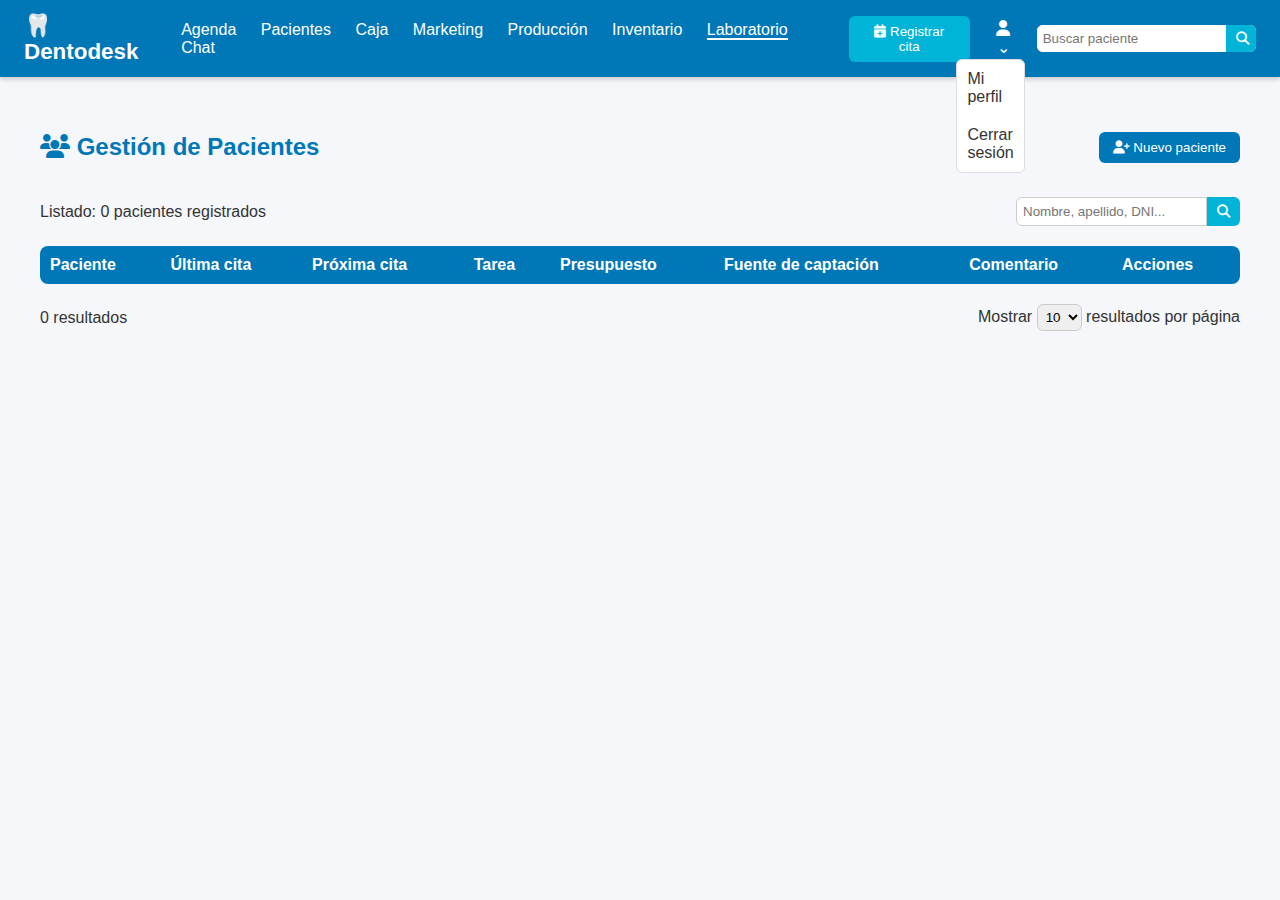
<file: laboratorio/pacientes.html>
<!DOCTYPE html>
<html lang="es">
<head>
  <meta charset="UTF-8">
  <title>Pacientes - Dentodesk</title>
  <link rel="stylesheet" href="pacientes.css">
  <link rel="stylesheet" href="https://cdnjs.cloudflare.com/ajax/libs/font-awesome/6.5.0/css/all.min.css">
</head>
<body>

  <!-- Header / Navbar -->
  <header class="navbar">
    <div class="logo">🦷 Dentodesk</div>
    <nav class="nav-links">
      <a href="index.html">Agenda</a>
      <a href="pacientes.html">Pacientes</a>
      <a href="caja.html">Caja</a>
      <a href="marketing.html">Marketing</a>
      <a href="produccion.html">Producción</a>
      <a href="inventario.html">Inventario</a>
      <a href="laboratorio.html" class="active">Laboratorio</a>
      <a href="chat.html">Chat</a>
    </nav>
    <div class="actions">
      <button class="main-btn" onclick="abrirModalCita()"><i class="fa-solid fa-calendar-plus"></i> Registrar cita</button>
      <div class="user-menu">
        <button class="user-btn" onclick="toggleUserMenu()"><i class="fa-solid fa-user"></i> ⌄</button>
        <div class="dropdown hidden" id="dropdown">
          <a href="#">Mi perfil</a>
          <a href="#">Cerrar sesión</a>
        </div>
      </div>
      <div class="search-bar">
        <input type="text" id="buscarPaciente" placeholder="Buscar paciente">
        <button onclick="buscarPaciente()"><i class="fas fa-search"></i></button>
      </div>
    </div>
  </header>

  <!-- Contenido principal -->
  <main class="pacientes-container">

    <!-- Encabezado de la sección -->
    <div class="section-header">
      <h1><i class="fa-solid fa-users"></i> Gestión de Pacientes</h1>
      <button class="add-btn" onclick="abrirModalPaciente()"><i class="fa-solid fa-user-plus"></i> Nuevo paciente</button>
    </div>

    <!-- Filtros -->
    <div class="filtros-bar">
      <div class="pacientes-info">
        <label for="filtro-pacientes">Listado:</label>
        <span class="contador" id="contador-pacientes">0 pacientes registrados</span>
      </div>
      <div class="pacientes-busqueda">
        <input type="text" id="filtroNombre" placeholder="Nombre, apellido, DNI..." />
        <button class="search-btn" onclick="buscarPacienteTabla()"><i class="fas fa-search"></i></button>
      </div>
    </div>

    <!-- Tabla de pacientes -->
    <div class="tabla-pacientes">
      <table>
        <thead>
          <tr>
            <th>Paciente</th>
            <th>Última cita</th>
            <th>Próxima cita</th>
            <th>Tarea</th>
            <th>Presupuesto</th>
            <th>Fuente de captación</th>
            <th>Comentario</th>
            <th>Acciones</th>
          </tr>
        </thead>
        <tbody id="tabla-pacientes">
          <!-- Se cargan dinámicamente -->
        </tbody>
      </table>
    </div>

    <!-- Paginación -->
    <div class="paginacion-bar">
      <span class="total-resultados" id="total-resultados">0 resultados</span>
      <div class="selector-pagina">
        <label for="cantidad">Mostrar</label>
        <select id="cantidad" onchange="cargarPacientes()">
          <option>10</option>
          <option>20</option>
          <option>50</option>
        </select>
        <span>resultados por página</span>
      </div>
    </div>

  </main>

  <!-- Modal Registrar Cita -->
  <div class="modal hidden" id="modalCita">
    <div class="modal-content">
      <span class="close-btn" onclick="cerrarModalCita()">&times;</span>
      <h2>Registrar cita</h2>
      <input type="text" id="pacienteCita" placeholder="Nombre del paciente">
      <input type="date" id="fechaCita">
      <input type="time" id="horaCita">
      <textarea id="obsCita" placeholder="Observaciones"></textarea>
      <div class="modal-actions">
        <button onclick="guardarCita()">Guardar</button>
        <button onclick="cerrarModalCita()">Cancelar</button>
      </div>
    </div>
  </div>

  <!-- Modal Nuevo Paciente -->
  <div class="modal hidden" id="modalPaciente">
    <div class="modal-content">
      <span class="close-btn" onclick="cerrarModalPaciente()">&times;</span>
      <h2>Nuevo Paciente</h2>
      <input type="text" id="nombrePaciente" placeholder="Nombre del paciente">
      <textarea id="comentarioPaciente" placeholder="Comentario"></textarea>
      <div class="modal-actions">
        <button onclick="guardarPaciente()">Guardar</button>
        <button onclick="cerrarModalPaciente()">Cancelar</button>
      </div>
    </div>
  </div>

  <script>
    // ==== Dropdown perfil ====
    function toggleUserMenu() {
      document.getElementById("dropdown").classList.toggle("hidden");
    }

    // ==== Modal cita ====
    function abrirModalCita() {
      document.getElementById("modalCita").classList.remove("hidden");
    }
    function cerrarModalCita() {
      document.getElementById("modalCita").classList.add("hidden");
    }

    // ==== Modal paciente ====
    function abrirModalPaciente() {
      document.getElementById("modalPaciente").classList.remove("hidden");
    }
    function cerrarModalPaciente() {
      document.getElementById("modalPaciente").classList.add("hidden");
    }

    // ==== Guardar cita ====
    function guardarCita() {
      let paciente = document.getElementById("pacienteCita").value;
      let fecha = document.getElementById("fechaCita").value;
      let hora = document.getElementById("horaCita").value;
      let obs = document.getElementById("obsCita").value;

      if (!paciente || !fecha || !hora) {
        alert("Completa todos los campos obligatorios");
        return;
      }

      let citas = JSON.parse(localStorage.getItem("citas")) || [];
      citas.push({ paciente, fecha, hora, observaciones: obs });
      localStorage.setItem("citas", JSON.stringify(citas));

      cerrarModalCita();
      cargarPacientes();
    }

    // ==== Guardar paciente ====
    function guardarPaciente() {
      let nombre = document.getElementById("nombrePaciente").value;
      let comentario = document.getElementById("comentarioPaciente").value;

      if (!nombre) {
        alert("El nombre es obligatorio");
        return;
      }

      let citas = JSON.parse(localStorage.getItem("citas")) || [];
      citas.push({ paciente: nombre, fecha: "-", hora: "-", observaciones: comentario });
      localStorage.setItem("citas", JSON.stringify(citas));

      cerrarModalPaciente();
      cargarPacientes();
    }

    // ==== Cargar pacientes en tabla ====
    function cargarPacientes() {
      let citas = JSON.parse(localStorage.getItem("citas")) || [];
      let tbody = document.getElementById("tabla-pacientes");
      let contador = document.getElementById("contador-pacientes");
      let total = document.getElementById("total-resultados");

      tbody.innerHTML = "";

      let hoy = new Date();
      citas.forEach((cita, index) => {
        let aviso = "";
        if (cita.fecha && cita.fecha !== "-") {
          let fechaCita = new Date(cita.fecha + "T" + (cita.hora || "00:00"));
          let diffHoras = (fechaCita - hoy) / (1000 * 60 * 60);
          let diffDias = Math.floor(diffHoras / 24);

          if (diffHoras >= 0 && diffHoras <= 24) {
            aviso = `<span class="aviso-urgente">⚠ Falta poco</span>`;
          } else if (diffDias === 1) {
            aviso = `<span class="aviso-urgente">⚠ Mañana</span>`;
          }
        }

        let fila = `
          <tr>
            <td>
              <div class="nombre">
                <a href="odontograma.html?paciente=${encodeURIComponent(cita.paciente)}" class="link-paciente">
                  <strong>${cita.paciente}</strong>
                </a><br>
                <span class="id">CITA-${index + 1}</span>
              </div>
            </td>
            <td>-</td>
            <td>${cita.fecha} ${cita.hora} ${aviso}</td>
            <td>-</td>
            <td>-</td>
            <td>Agenda</td>
            <td>${cita.observaciones || "-"}</td>
            <td class="acciones">
              <button class="edit" onclick="editarCita(${index})"><i class="fa-solid fa-pen"></i></button>
              <button class="delete" onclick="eliminarCita(${index})"><i class="fa-solid fa-trash"></i></button>
            </td>
          </tr>`;
        tbody.insertAdjacentHTML("beforeend", fila);
      });

      contador.textContent = `${citas.length} pacientes registrados`;
      total.textContent = `${citas.length} resultados`;
    }

    // ==== Eliminar cita ====
    function eliminarCita(index) {
      let citas = JSON.parse(localStorage.getItem("citas")) || [];
      citas.splice(index, 1);
      localStorage.setItem("citas", JSON.stringify(citas));
      cargarPacientes();
    }

    // ==== Editar cita ====
    function editarCita(index) {
      let citas = JSON.parse(localStorage.getItem("citas")) || [];
      let cita = citas[index];

      document.getElementById("pacienteCita").value = cita.paciente;
      document.getElementById("fechaCita").value = cita.fecha;
      document.getElementById("horaCita").value = cita.hora;
      document.getElementById("obsCita").value = cita.observaciones;

      abrirModalCita();
      eliminarCita(index);
    }

    // ==== Buscar ====
    function buscarPacienteTabla() {
      let filtro = document.getElementById("filtroNombre").value.toLowerCase();
      let filas = document.querySelectorAll("#tabla-pacientes tr");

      filas.forEach(fila => {
        let nombre = fila.querySelector("td").innerText.toLowerCase();
        fila.style.display = nombre.includes(filtro) ? "" : "none";
      });
    }

    document.addEventListener("DOMContentLoaded", cargarPacientes);

    // ==== Cerrar modal al hacer clic afuera ====
    window.onclick = function(event) {
      if (event.target.classList.contains("modal")) {
        event.target.classList.add("hidden");
      }
    }
  </script>
</body>
</html>
</file>
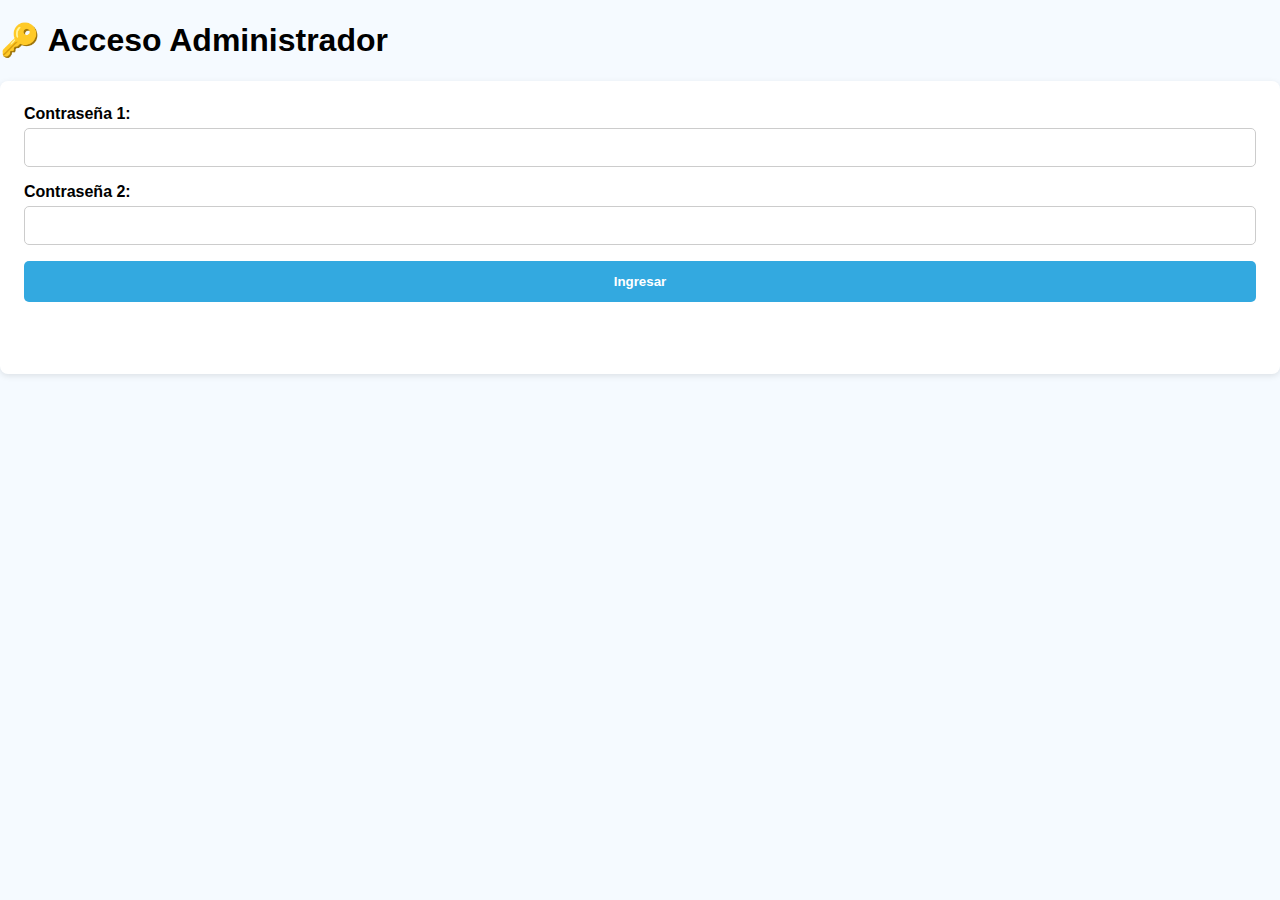
<file: laboratorio/general/admin-login.html>
<!DOCTYPE html>
<html lang="es">
<head>
  <meta charset="UTF-8">
  <title>Acceso Administrador - Dentodesk</title>
  <link rel="stylesheet" href="admin.css">
</head>
<body>
  <div class="login-container">
    <h1>🔑 Acceso Administrador</h1>
    <form id="loginForm">
      <div class="form-group">
        <label for="clave1">Contraseña 1:</label>
        <input type="password" id="clave1" required>
      </div>
      <div class="form-group">
        <label for="clave2">Contraseña 2:</label>
        <input type="password" id="clave2" required>
      </div>
      <button type="submit">Ingresar</button>
      <p id="error" class="error"></p>
    </form>
  </div>

  <script>
    // Validación de doble contraseña
    document.getElementById("loginForm").addEventListener("submit", function(e){
      e.preventDefault();
      const clave1 = document.getElementById("clave1").value;
      const clave2 = document.getElementById("clave2").value;

      if(clave1 === "clinicadental" && clave2 === "2A324333"){
        // Redirige al panel administrador
        window.location.href = "general.html";
      } else {
        document.getElementById("error").textContent = "❌ Claves incorrectas. Intente nuevamente.";
      }
    });
  </script>
</body>
</html>
</file>
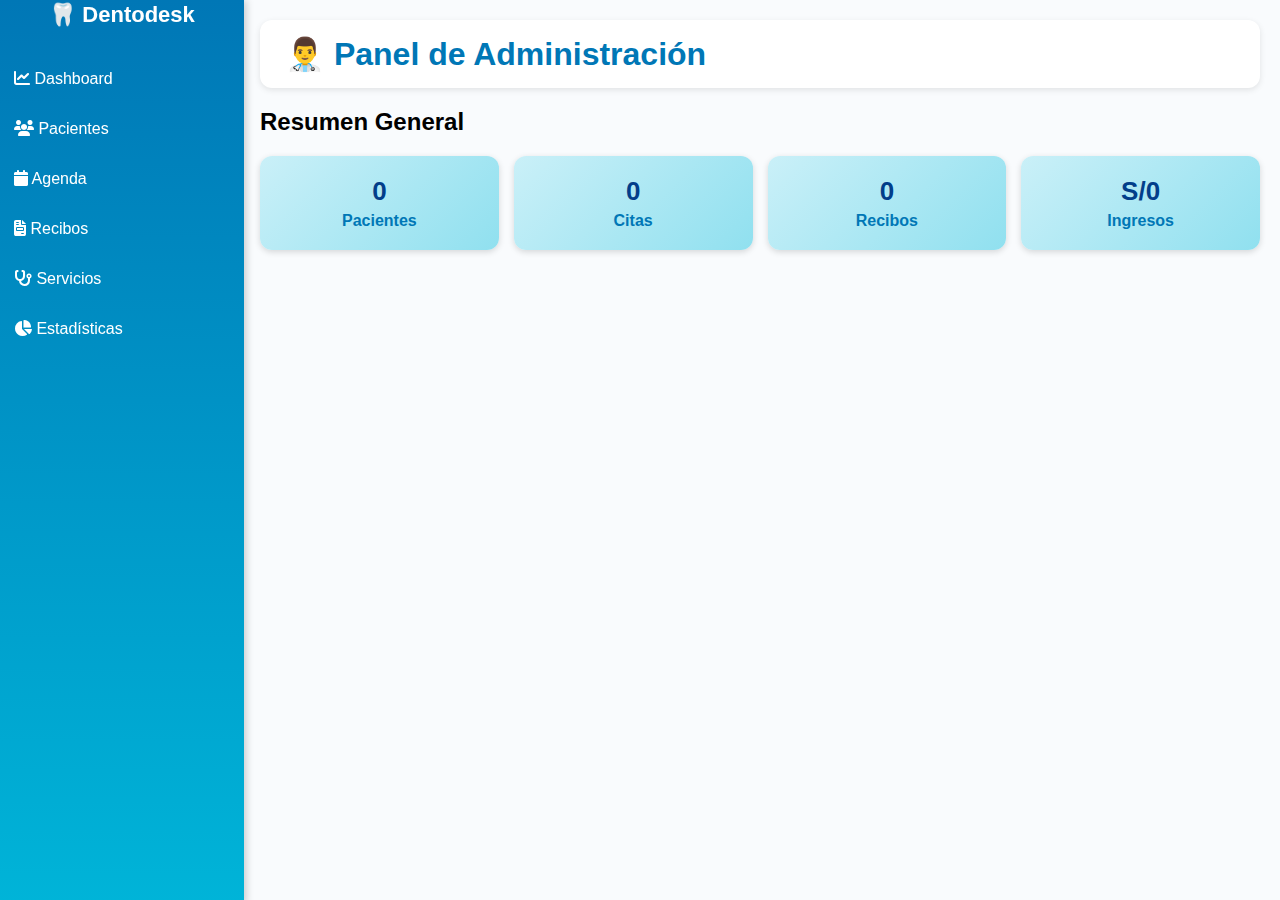
<file: laboratorio/general/general.html>
<!DOCTYPE html>
<html lang="es">
<head>
  <meta charset="UTF-8">
  <title>Dentodesk - Administrador General</title>
  <link rel="stylesheet" href="https://cdnjs.cloudflare.com/ajax/libs/font-awesome/6.5.0/css/all.min.css">
  <link rel="stylesheet" href="general.css">
</head>
<body>
  <!-- Barra lateral -->
  <aside class="sidebar">
    <div class="logo">🦷 Dentodesk</div>
    <ul>
      <li onclick="mostrarSeccion('dashboard')"><i class="fa-solid fa-chart-line"></i> Dashboard</li>
      <li onclick="mostrarSeccion('pacientes')"><i class="fa-solid fa-users"></i> Pacientes</li>
      <li onclick="mostrarSeccion('agenda')"><i class="fa-solid fa-calendar"></i> Agenda</li>
      <li onclick="mostrarSeccion('recibos')"><i class="fa-solid fa-file-invoice"></i> Recibos</li>
      <li onclick="mostrarSeccion('servicios')"><i class="fa-solid fa-stethoscope"></i> Servicios</li>
      <li onclick="mostrarSeccion('estadisticas')"><i class="fa-solid fa-chart-pie"></i> Estadísticas</li>
    </ul>
  </aside>

  <!-- Contenido principal -->
  <main class="main">
    <header>
      <h1>👨‍⚕️ Panel de Administración</h1>
    </header>

    <!-- Dashboard -->
    <section id="dashboard" class="seccion activa">
      <h2>Resumen General</h2>
      <div class="cards">
        <div class="card"><h3 id="totalPacientes">0</h3><p>Pacientes</p></div>
        <div class="card"><h3 id="totalCitas">0</h3><p>Citas</p></div>
        <div class="card"><h3 id="totalRecibos">0</h3><p>Recibos</p></div>
        <div class="card"><h3 id="ingresos">S/0</h3><p>Ingresos</p></div>
      </div>
    </section>

    <!-- Pacientes -->
    <section id="pacientes" class="seccion">
      <h2>Gestión de Pacientes</h2>
      <div class="card-form">
        <form id="formPaciente">
          <input type="text" id="dniPaciente" placeholder="DNI" required>
          <input type="text" id="nombrePaciente" placeholder="Nombre Completo" required>
          <input type="password" id="clavePaciente" placeholder="Contraseña" required>
          <button type="submit"><i class="fa-solid fa-user-plus"></i> Agregar Paciente</button>
        </form>
      </div>
      <table class="tabla">
        <thead>
          <tr>
            <th>DNI</th>
            <th>Nombre</th>
            <th>Acciones</th>
          </tr>
        </thead>
        <tbody id="listaPacientes"></tbody>
      </table>
    </section>
  </main>

  <script>
    // ===== Cambiar secciones =====
    function mostrarSeccion(id) {
      document.querySelectorAll('.seccion').forEach(sec => sec.classList.remove('activa'));
      document.getElementById(id).classList.add('activa');
    }

    // ===== Gestión de pacientes =====
    const formPaciente = document.getElementById('formPaciente');
    const listaPacientes = document.getElementById('listaPacientes');

    function cargarPacientes() {
      // Código de carga de pacientes
    }

    formPaciente.addEventListener("submit", e => {
      // Código de gestión de pacientes
    });

    function eliminarPaciente(index) {
      // Código de eliminación de pacientes
    }

    cargarPacientes();
  </script>
</body>
</html>
</file>
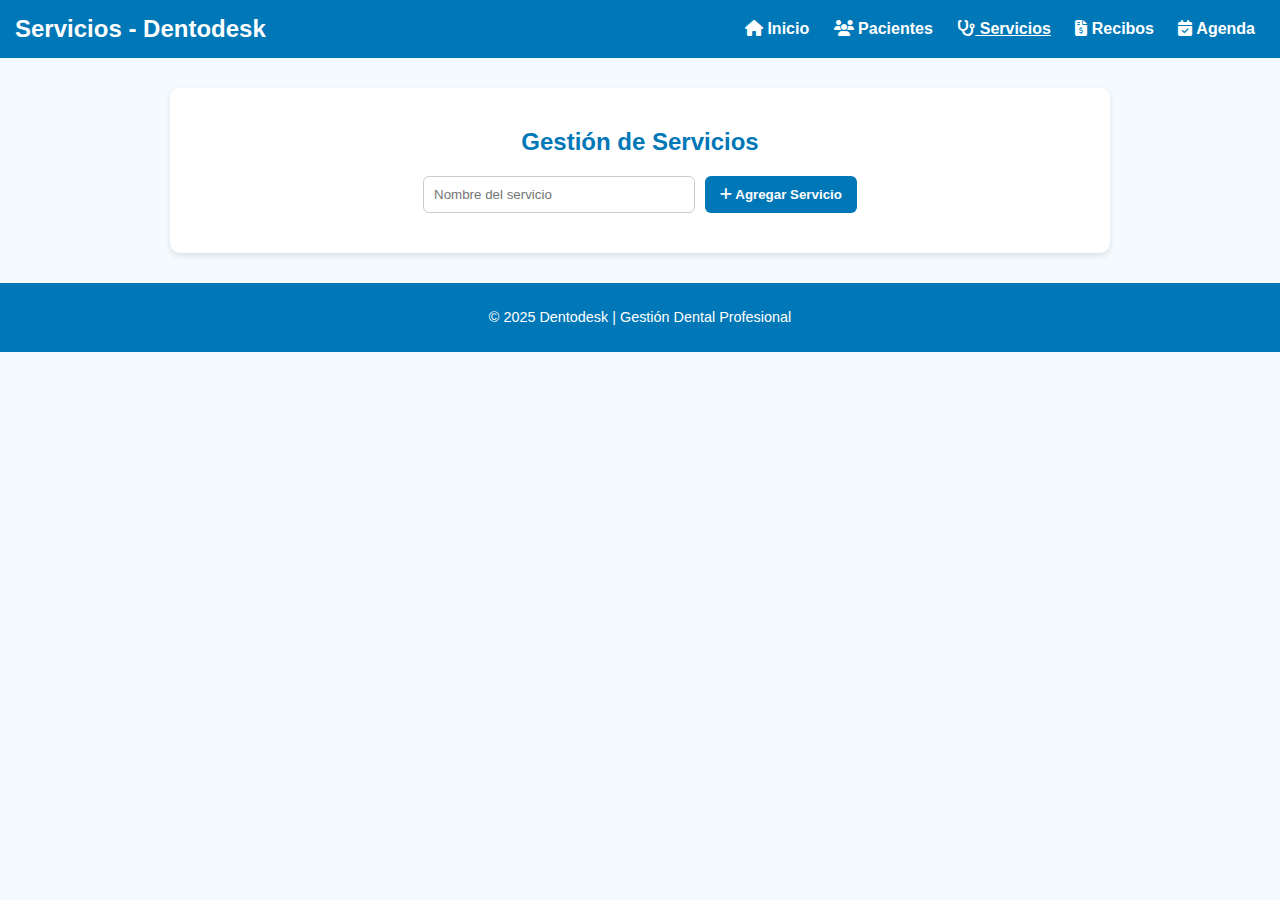
<file: laboratorio/general/servicios.html>
<!DOCTYPE html>
<html lang="es">
<head>
  <meta charset="UTF-8">
  <title>Dentodesk - Servicios</title>
  <link rel="stylesheet" href="servicios.css">
  <link rel="stylesheet" href="https://cdnjs.cloudflare.com/ajax/libs/font-awesome/6.5.0/css/all.min.css">
</head>
<body>
  <!-- ======= HEADER ======= -->
  <header class="header">
    <h1>Servicios - Dentodesk</h1>
    <nav>
      <a href="general.html"><i class="fa-solid fa-house"></i> Inicio</a>
      <a href="pacientes.html"><i class="fa-solid fa-users"></i> Pacientes</a>
      <a href="servicios.html" class="activo"><i class="fa-solid fa-stethoscope"></i> Servicios</a>
      <a href="recibos.html"><i class="fa-solid fa-file-invoice-dollar"></i> Recibos</a>
      <a href="agenda.html"><i class="fa-solid fa-calendar-check"></i> Agenda</a>
    </nav>
  </header>

  <!-- ======= CONTENIDO ======= -->
  <main class="contenedor">
    <section id="servicios" class="seccion">
      <h2>Gestión de Servicios</h2>

      <!-- Formulario para agregar servicio -->
      <form id="formServicio" class="formulario">
        <input type="text" id="nombreServicio" placeholder="Nombre del servicio" required>
        <button type="submit" class="btn-agregar">
          <i class="fa-solid fa-plus"></i> Agregar Servicio
        </button>
      </form>

      <!-- Tabla de servicios -->
      <div id="listaServicios" class="tabla-container"></div>
    </section>
  </main>

  <!-- ======= FOOTER ======= -->
  <footer class="footer">
    <p>© 2025 Dentodesk | Gestión Dental Profesional</p>
  </footer>

  <!-- ======= SCRIPT ======= -->
  <script>
    const formServicio = document.getElementById("formServicio");
    const listaServicios = document.getElementById("listaServicios");
    let servicios = [];

    // Agregar servicio
    formServicio.addEventListener("submit", (e) => {
      e.preventDefault();

      const nombre = document.getElementById("nombreServicio").value.trim();

      if (!nombre) {
        alert("⚠️ Por favor ingresa un nombre de servicio.");
        return;
      }

      servicios.push(nombre);
      mostrarServicios();
      formServicio.reset();
    });

    // Mostrar servicios en tabla
    function mostrarServicios() {
      listaServicios.innerHTML = `
        <table class="tabla">
          <thead>
            <tr>
              <th>Servicio</th>
              <th>Acciones</th>
            </tr>
          </thead>
          <tbody>
            ${servicios
              .map(
                (s, index) => `
                <tr>
                  <td>${s}</td>
                  <td>
                    <button onclick="eliminarServicio(${index})" class="btn-eliminar">
                      <i class="fa-solid fa-trash"></i>
                    </button>
                  </td>
                </tr>
              `
              )
              .join("")}
          </tbody>
        </table>
      `;
    }

    // Eliminar servicio
    function eliminarServicio(index) {
      servicios.splice(index, 1);
      mostrarServicios();
    }
  </script>
</body>
</html>
</file>
<file: laboratorio/chat.css>
/* ====== GENERAL ====== */
body {
  margin: 0;
  font-family: 'Segoe UI', Tahoma, sans-serif;
  background: #f5f7fa;
  color: #333;
}

/* ====== NAVBAR ====== */
.navbar {
  display: flex;
  align-items: center;
  justify-content: space-between;
  padding: 12px 24px;
  background: #0077b6;
  color: #fff;
}

.navbar .logo {
  font-size: 1.4rem;
  font-weight: bold;
}

.navbar .nav-links a {
  color: #fff;
  margin: 0 10px;
  text-decoration: none;
}

.navbar .nav-links a.active {
  border-bottom: 2px solid #fff;
}

.search-bar {
  display: flex;
  align-items: center;
  gap: 6px;
}

.search-bar input {
  padding: 6px 10px;
  border-radius: 4px;
  border: none;
}

.search-bar button {
  background: #00b4d8;
  border: none;
  color: white;
  padding: 6px 10px;
  border-radius: 4px;
  cursor: pointer;
}

/* ====== CHAT LAYOUT ====== */
.chat-container {
  display: flex;
  height: calc(100vh - 60px);
}

/* Lista de chats */
.chat-list {
  width: 280px;
  border-right: 1px solid #ddd;
  background: #fff;
  overflow-y: auto;
}

.chat-list h3 {
  padding: 10px;
  margin: 0;
  border-bottom: 1px solid #ddd;
  background: #f8f8f8;
}

.chat-item {
  display: flex;
  align-items: center;
  gap: 10px;
  padding: 12px;
  cursor: pointer;
  border-bottom: 1px solid #f0f0f0;
}

.chat-item img {
  border-radius: 50%;
}

.chat-item.active {
  background: #e6f7ff;
}

.chat-info {
  flex: 1;
}

.chat-name {
  font-weight: bold;
  margin: 0;
}

.chat-msg {
  font-size: 0.9rem;
  color: #666;
  margin: 2px 0 0 0;
}

/* Ventana de chat */
.chat-window {
  flex: 1;
  display: flex;
  flex-direction: column;
  background: #ece5dd;
}

.messages {
  flex: 1;
  padding: 20px;
  overflow-y: auto;
}

.msg {
  max-width: 60%;
  padding: 10px 14px;
  border-radius: 10px;
  margin-bottom: 10px;
  position: relative;
}

.msg p {
  margin: 0;
}

.msg .time {
  font-size: 0.75rem;
  color: #666;
  display: block;
  margin-top: 5px;
}

.msg.received {
  background: #fff;
  align-self: flex-start;
}

.msg.sent {
  background: #d4fdd6;
  align-self: flex-end;
}

.msg .options {
  margin-top: 8px;
}

.msg .options button {
  margin-right: 8px;
  padding: 5px 10px;
  border: none;
  background: #0077b6;
  color: white;
  border-radius: 4px;
  cursor: pointer;
  font-size: 0.8rem;
}

/* Barra de input */
.chat-input {
  display: flex;
  border-top: 1px solid #ddd;
  padding: 10px;
  background: #fff;
}

.chat-input input {
  flex: 1;
  padding: 8px;
  border: 1px solid #ddd;
  border-radius: 6px;
}

.chat-input button {
  margin-left: 8px;
  background: #0077b6;
  border: none;
  color: white;
  padding: 8px 12px;
  border-radius: 6px;
  cursor: pointer;
}

.chat-list-header {
  display: flex;
  align-items: center;
  justify-content: space-between;
  padding: 10px;
  border-bottom: 1px solid #ddd;
  background: #f8f8f8;
}

.chat-list-header h3 {
  margin: 0;
}

.chat-list-header button {
  background: #0077b6;
  border: none;
  color: white;
  padding: 6px 10px;
  border-radius: 6px;
  cursor: pointer;
  font-size: 0.9rem;
  display: flex;
  align-items: center;
  gap: 5px;
}

.chat-list-header button:hover {
  background: #0096c7;
}

/* ===== Modal ===== */
.modal {
  display: none;
  position: fixed;
  z-index: 999;
  left: 0; top: 0;
  width: 100%; height: 100%;
  background: rgba(0,0,0,0.5);
  justify-content: center;
  align-items: center;
}

.modal-content {
  background: #fff;
  padding: 20px;
  border-radius: 10px;
  width: 350px;
  box-shadow: 0 4px 10px rgba(0,0,0,0.3);
}

.modal-content h2 {
  margin-top: 0;
}

.modal-content label {
  display: block;
  margin: 10px 0 5px;
  font-weight: bold;
}

.modal-content input {
  width: 100%;
  padding: 8px;
  border: 1px solid #ccc;
  border-radius: 6px;
}

.modal-actions {
  margin-top: 15px;
  display: flex;
  justify-content: space-between;
  gap: 10px;
}

.modal-actions button {
  flex: 1;
  padding: 10px;
  border: none;
  border-radius: 6px;
  cursor: pointer;
  font-weight: bold;
}

#btnExistente {
  background: #f1f1f1;
}

#btnAgregar {
  background: #0077b6;
  color: white;
}

.close {
  float: right;
  font-size: 20px;
  cursor: pointer;
}
</file>
<file: laboratorio/inventario.css>
/* ============================
   ESTILO GENERAL
============================ */
body {
  font-family: 'Segoe UI', Arial, sans-serif;
  margin: 0;
  padding: 0;
  background: #f0f7fb;
  color: #333;
}

h2 {
  color: #0077b6;
  margin-bottom: 0.5rem;
}

.descripcion {
  margin-bottom: 2rem;
  font-size: 1rem;
  color: #555;
}

/* ============================
   NAVBAR
============================ */
.navbar {
  background: #0077b6;
  color: #fff;
  display: flex;
  justify-content: space-between;
  align-items: center;
  padding: 1rem 2rem;
  box-shadow: 0 2px 5px rgba(0,0,0,0.15);
}

.logo {
  font-size: 1.6rem;
  font-weight: bold;
}

.nav-links a {
  color: #fff;
  text-decoration: none;
  margin-left: 1rem;
  transition: 0.3s;
}

.nav-links a:hover {
  color: #caf0f8;
}

.nav-links a.active {
  font-weight: bold;
  text-decoration: underline;
}

/* ============================
   CONTENIDO
============================ */
.content {
  padding: 2rem;
  max-width: 1200px;
  margin: auto;
}

.card {
  background: #fff;
  border-radius: 12px;
  box-shadow: 0 4px 12px rgba(0,0,0,0.08);
  padding: 1.5rem;
  margin-bottom: 2rem;
  transition: transform 0.2s ease;
}

.card:hover {
  transform: translateY(-3px);
}

/* ============================
   FORMULARIO
============================ */
#formInsumo {
  display: flex;
  flex-wrap: wrap;
  gap: 1rem;
}

#formInsumo input {
  flex: 1 1 200px;
  padding: 0.8rem;
  border: 1px solid #ccc;
  border-radius: 8px;
  transition: 0.3s;
}

#formInsumo input:focus {
  border-color: #0077b6;
  outline: none;
}

.btn-agregar {
  background: #0096c7;
  color: #fff;
  border: none;
  padding: 0.8rem 1.5rem;
  border-radius: 8px;
  cursor: pointer;
  transition: background 0.3s;
}

.btn-agregar:hover {
  background: #0077b6;
}

/* ============================
   BUSQUEDA
============================ */
.search-card input {
  width: 100%;
  padding: 0.8rem;
  border-radius: 8px;
  border: 1px solid #ccc;
  transition: 0.3s;
}

.search-card input:focus {
  border-color: #0077b6;
  outline: none;
}

/* ============================
   TABLA
============================ */
#tablaInventario {
  width: 100%;
  border-collapse: collapse;
  overflow: hidden;
  border-radius: 10px;
}

#tablaInventario th, 
#tablaInventario td {
  padding: 1rem;
  text-align: left;
  border-bottom: 1px solid #eee;
}

#tablaInventario th {
  background: #0077b6;
  color: white;
}

#tablaInventario tr:hover {
  background: #f1faff;
}

.estado {
  font-weight: bold;
  padding: 0.2rem 0.5rem;
  border-radius: 6px;
}

.estado.ok {
  background: #d4fcd4;
  color: #2e7d32;
}

.estado.medio {
  background: #fff4d1;
  color: #f57c00;
}

.estado.critico {
  background: #ffd6d6;
  color: #c62828;
}

/* ============================
   BOTON ELIMINAR
============================ */
.delete-btn {
  background: #e63946;
  color: white;
  border: none;
  padding: 0.5rem 1rem;
  border-radius: 6px;
  cursor: pointer;
  transition: 0.3s;
}

.delete-btn:hover {
  background: #b71c1c;
}
</file>
<file: laboratorio/login.css>
/* ========== ESTILOS LOGIN - CLÍNICA DENTAL CELESTE ========== */

body {
  font-family: Arial, sans-serif;
  background: linear-gradient(to right, #e6f7fb, #ffffff);
  display: flex;
  justify-content: center;
  align-items: center;
  height: 100vh;
  margin: 0;
}

/* Caja principal */
.login-container {
  background: white;
  padding: 2rem;
  border-radius: 12px;
  box-shadow: 0 4px 15px rgba(0,0,0,0.1);
  width: 350px;
  text-align: center;
}

h1 {
  color: #33A9E0;
  margin-bottom: 0.5rem;
}

.subtitulo {
  color: #555;
  font-size: 0.9rem;
  margin-bottom: 1.5rem;
}

/* Tabs */
.tabs {
  display: flex;
  justify-content: space-around;
  margin-bottom: 1.5rem;
}

.tabs button {
  flex: 1;
  padding: 0.5rem;
  border: none;
  cursor: pointer;
  font-weight: bold;
  background: #f0f8fb;
  color: #333;
  transition: all 0.3s ease;
}

.tabs button.active {
  background: #33A9E0;
  color: white;
  border-radius: 6px;
}

/* Formularios */
.form {
  display: none;
  text-align: left;
}

.form.active {
  display: block;
}

label {
  display: block;
  margin: 0.5rem 0 0.2rem;
  color: #333;
  font-weight: 600;
}

input {
  width: 100%;
  padding: 0.6rem;
  border: 1px solid #ccc;
  border-radius: 6px;
  margin-bottom: 1rem;
}

/* Botón principal */
.btn {
  background: #33A9E0;
  color: white;
  border: none;
  padding: 0.7rem;
  width: 100%;
  border-radius: 6px;
  font-weight: bold;
  cursor: pointer;
  transition: background 0.3s ease;
}

.btn:hover {
  background: #2893c5;
}
</file>
<file: laboratorio/odontograma.css>
* {
      box-sizing: border-box;
      margin: 0;
      padding: 0;
      font-family: 'Segoe UI', Tahoma, Geneva, Verdana, sans-serif;
    }
    
    body {
      background-color: #f0f5ff;
      color: #333;
      line-height: 1.6;
      padding: 20px;
    }
    
    .container {
      max-width: 1400px;
      margin: 0 auto;
      background: white;
      border-radius: 12px;
      box-shadow: 0 5px 15px rgba(0, 0, 0, 0.1);
      padding: 20px;
    }
    
    header {
      text-align: center;
      margin-bottom: 25px;
      padding-bottom: 15px;
      border-bottom: 2px solid #3498db;
    }
    
    h1 {
      color: #2c3e50;
      margin-bottom: 10px;
    }
    
    .btn-volver {
      display: inline-block;
      background: #3498db;
      color: white;
      padding: 10px 20px;
      border-radius: 5px;
      text-decoration: none;
      margin-top: 10px;
      transition: background 0.3s;
    }
    
    .btn-volver:hover {
      background: #2980b9;
    }
    
    #btnBorrar {
  margin-top: 20px;
  padding: 8px 16px;
  border: none;
  background: #e74c3c;
  color: white;
  font-size: 14px;
  border-radius: 6px;
  cursor: pointer;
}
    
    #btnBorrar:hover {
  background: #c0392b;
}
    
    .contenedor-principal {
      display: flex;
      flex-wrap: wrap;
      gap: 30px;
    }
    
    .paleta-colores {
      flex: 1;
      min-width: 300px;
      background: #f8f9fa;
      border-radius: 10px;
      padding: 20px;
      box-shadow: 0 3px 10px rgba(0, 0, 0, 0.08);
    }
    
    .paleta-colores h2 {
      text-align: center;
      margin-bottom: 20px;
      color: #2c3e50;
      border-bottom: 2px solid #3498db;
      padding-bottom: 10px;
    }
    
    .grupo-colores {
      margin-bottom: 25px;
    }
    
    .grupo-colores h3 {
      margin-bottom: 12px;
      color: #2c3e50;
      font-size: 18px;
    }
    
    .opcion-color {
      display: flex;
      align-items: center;
      margin-bottom: 12px;
      padding: 10px;
      border-radius: 6px;
      transition: background 0.2s;
      cursor: pointer;
    }
    
    .opcion-color:hover {
      background: #e8f4fc;
    }
    
    .opcion-color.activo {
      background: #d6eaf8;
      border-left: 4px solid #3498db;
    }
    
    .color-box {
      width: 30px;
      height: 30px;
      border-radius: 50%;
      margin-right: 15px;
      border: 2px solid #ddd;
    }
    
    .odontograma {
  display: flex;
  flex-direction: column;
  align-items: center;
  gap: 40px;
}
    
    /* Orientación bucal/lingual */
    .orientacion {
      display: flex;
      justify-content: center;
      align-items: center;
      margin-bottom: 20px;
      width: 100%;
    }
    
    .orientacion-bucal {
      writing-mode: vertical-lr;
      transform: rotate(180deg);
      font-weight: bold;
      color: #2c3e50;
      padding: 10px;
      font-size: 18px;
    }
    
    .orientacion-lingual {
      display: flex;
      flex-direction: column;
      align-items: center;
      width: 80%;
    }
    
    .orientacion-lingual-superior {
      display: flex;
      justify-content: space-between;
      width: 100%;
      margin-bottom: 30px;
    }
    
    .orientacion-lingual-inferior {
      display: flex;
      justify-content: space-between;
      width: 100%;
      margin-top: 30px;
    }
    
    .orientacion-derecha, .orientacion-izquierda {
      font-weight: bold;
      color: #2c3e50;
      padding: 10px;
      font-size: 18px;
    }
    
    .cuadrante {
      margin-bottom: 20px;
      text-align: center;
    }

    .cuadrante h3 {
      text-align: center;
      margin-bottom: 10px;
    }
    
      .titulo-cuadrante {
  margin-bottom: 10px;
  font-weight: bold;
}

    .fila {
  display: flex;
  gap: 6px;
}

svg {
  cursor: pointer;
}
    
    /* Diente como círculo */
    .diente {
      width: 50px;
      height: 50px;
      position: relative;
      border-radius: 50%;
      border: 2px solid #95a5a6;
      display: flex;
      flex-direction: column;
      justify-content: center;
      align-items: center;
      background-color: #fff;
      transition: transform 0.2s;
    }
    
    .diente {
    /* Resto de estilos */
    transform: rotate(300deg); /* Dientes en posición vertical */
    }
    
   /* Círculo interior */
    .circulo-interior {
      position: absolute;
      width: 20px;
      height: 20px;
      border-radius: 50%;
      border: 1px solid #e0e0e0;
      background-color: transparent;
      z-index: 1;
    }
    
    /* Partes del diente (ahora sectores circulares) */
    .sector {
      position: absolute;
      width: 100%;
      height: 100%;
      border-radius: 50%;
      clip-path: polygon(50% 50%, 50% 0%, 100% 0%, 100% 100%, 50% 100%);
      cursor: pointer;
      transition: background-color 0.3s;
      
    }
    
    .sector.arriba {
      clip-path: polygon(50% 50%, 25% 0%, 75% 0%);
      background-color: rgba(0, 0, 0, 0.05);

    }
    
    .sector.derecha {
      clip-path: polygon(50% 50%, 100% 25%, 100% 75%);
      background-color: rgba(0, 0, 0, 0.05);
      transform: rotate(90deg);
    }
    
    .sector.abajo {
      clip-path: polygon(50% 50%, 25% 100%, 75% 100%);
      background-color: rgba(0, 0, 0, 0.05);
      transform: rotate(180deg);
    }
    
    .sector.izquierda {
      clip-path: polygon(50% 50%, 0% 25%, 0% 75%);
      background-color: rgba(0, 0, 0, 0.05);
      transform: rotate(270deg);
    }
    
    .sector.seleccionado {
      z-index: 2;
    }
    
    .numero {
      position: absolute;
      bottom: -25px;
      left: 50%;
      transform: translateX(-50%);
      font-size: 12px;
      font-weight: bold;
      color: #7f8c8d;
    }
    
    .lingual-center {
      text-align: center;
      font-weight: bold;
      color: #2c3e50;
      padding: 10px;
      border-top: 2px solid #3498db;
      border-bottom: 2px solid #3498db;
      width: 100%;
      font-size: 20px;
      margin: 25px 0;
      margin-left: 50;
    }
    
    @media (max-width: 1200px) {
      .contenedor-principal {
        flex-direction: column;
      }
      
      .odontograma-container {
        min-width: 100%;
      }
      
      .orientacion-lingual-superior, 
      .orientacion-lingual-inferior {
        flex-direction: column;
        align-items: center;
      }
      
      .cuadrante {
        margin: 10px 0;
      }
      
      .orientacion-derecha, .orientacion-izquierda {
        writing-mode: vertical-lr;
        transform: rotate(180deg);
        margin: 10px 0;
      }
    }

    .odontograma-superior,
    .odontograma-inferior {
  display: flex;
  justify-content: center;
  gap: 60px;
}

.diente-wrapper {
  display: flex;
  flex-direction: column;  /* Diente arriba, número abajo */
  align-items: center;     /* Centrado horizontal */
  margin: 5px 2px;         /* Espacio entre dientes */
}

.numero-diente {
  font-size: 11px;
  margin-top: 20px;   /* espacio controlado debajo del diente */
  text-align: center; /* centrado horizontal */
}
</file>
<file: laboratorio/pacientes.css>
/* ====== NAVBAR ====== */
body {
  margin: 0;
  font-family: 'Segoe UI', Tahoma, sans-serif;
  background: #f5f7fa;
  color: #333;
}

.navbar {
  display: flex;
  align-items: center;
  justify-content: space-between;
  padding: 12px 24px;
  background: #0077b6;
  color: #fff;
  box-shadow: 0 2px 5px rgba(0,0,0,0.2);
}

.navbar .logo {
  font-size: 1.4rem;
  font-weight: bold;
}

.navbar .nav-links a {
  color: #fff;
  margin: 0 10px;
  text-decoration: none;
  font-weight: 500;
}

.navbar .nav-links a.active {
  border-bottom: 2px solid #fff;
}

.navbar .actions {
  display: flex;
  align-items: center;
  gap: 12px;
}

.main-btn {
  background: #00b4d8;
  border: none;
  color: #fff;
  padding: 8px 14px;
  border-radius: 6px;
  cursor: pointer;
}

.user-menu {
  position: relative;
}

.user-btn {
  background: transparent;
  border: none;
  font-size: 1rem;
  cursor: pointer;
  color: #fff;
}

.user-menu .dropdown {
  position: absolute;
  right: 0;
  top: 40px;
  background: #fff;
  color: #333;
  border: 1px solid #ddd;
  border-radius: 6px;
  overflow: hidden;
  display: flex;
  flex-direction: column;
}

.user-menu .dropdown a {
  padding: 10px;
  text-decoration: none;
  color: #333;
}

.search-bar {
  display: flex;
  align-items: center;
  background: #fff;
  border-radius: 6px;
  overflow: hidden;
}

.search-bar input {
  border: none;
  padding: 6px;
  outline: none;
}

.search-bar button {
  border: none;
  background: #00b4d8;
  color: #fff;
  padding: 6px 10px;
  cursor: pointer;
}

/* ====== CONTENIDO ====== */
.pacientes-container {
  max-width: 1200px;
  margin: 20px auto;
  padding: 20px;
}

.section-header {
  display: flex;
  justify-content: space-between;
  align-items: center;
}

.section-header h1 {
  color: #0077b6;
  font-size: 1.5rem;
}

.add-btn {
  background: #0077b6;
  color: #fff;
  border: none;
  padding: 8px 14px;
  border-radius: 6px;
  cursor: pointer;
}

/* Filtros */
.filtros-bar {
  display: flex;
  justify-content: space-between;
  margin: 20px 0;
  align-items: center;
}

.filtros-bar .pacientes-busqueda {
  display: flex;
}

.filtros-bar input {
  padding: 6px;
  border: 1px solid #ccc;
  border-radius: 6px 0 0 6px;
  outline: none;
}

.filtros-bar .search-btn {
  background: #00b4d8;
  border: none;
  padding: 6px 10px;
  border-radius: 0 6px 6px 0;
  color: #fff;
  cursor: pointer;
}

/* Tabla */
.tabla-pacientes table {
  width: 100%;
  border-collapse: collapse;
  background: #fff;
  border-radius: 8px;
  overflow: hidden;
}

.tabla-pacientes th {
  background: #0077b6;
  color: #fff;
  text-align: left;
  padding: 10px;
}

.tabla-pacientes td {
  padding: 10px;
  border-bottom: 1px solid #ddd;
  vertical-align: middle;
}

.avatar {
  width: 40px;
  height: 40px;
  border-radius: 50%;
  margin-right: 10px;
}

.nombre {
  display: inline-block;
}

.nombre .id {
  font-size: 0.8rem;
  color: #666;
}

.etiqueta {
  background: red;
  color: #fff;
  font-size: 0.7rem;
  padding: 2px 6px;
  border-radius: 4px;
  margin-left: 5px;
}

.acciones button {
  border: none;
  background: none;
  cursor: pointer;
  font-size: 1rem;
  margin: 0 4px;
}

.acciones .edit {
  color: #0077b6;
}

.acciones .delete {
  color: red;
}

/* Aviso de cita cercana */
.aviso-urgente {
  display: inline-block;
  margin-left: 8px;
  font-size: 0.8rem;
  font-weight: bold;
  color: #d90429;
  background: #ffe5e9;
  padding: 2px 6px;
  border-radius: 4px;
  animation: parpadeo 1s infinite;
}

@keyframes parpadeo {
  0%, 100% { opacity: 1; }
  50% { opacity: 0.4; }
}

/* Paginación */
.paginacion-bar {
  margin-top: 20px;
  display: flex;
  justify-content: space-between;
  align-items: center;
}

.selector-pagina select {
  padding: 4px;
  border-radius: 6px;
  border: 1px solid #ccc;
}

/* ====== MODAL ====== */
.modal {
  position: fixed;
  top: 0;
  left: 0;
  width: 100%;
  height: 100%;
  background: rgba(0,0,0,0.4);
  display: flex;
  align-items: center;
  justify-content: center;
  z-index: 1000;
}

.modal.hidden {
  display: none;
}

.modal-content {
  background: #fff;
  padding: 20px;
  border-radius: 8px;
  width: 400px;
  max-width: 90%;
  position: relative;
  box-shadow: 0 2px 10px rgba(0,0,0,0.2);
}

.modal-content h2 {
  margin-bottom: 15px;
  text-align: center;
  color: #0077b6;
}

.modal-content input,
.modal-content textarea {
  width: 100%;
  padding: 8px;
  margin: 6px 0;
  border: 1px solid #ccc;
  border-radius: 6px;
}

.modal-actions {
  display: flex;
  justify-content: space-between;
  margin-top: 10px;
}

.modal-actions button {
  padding: 8px 14px;
  border: none;
  border-radius: 6px;
  cursor: pointer;
  color: #fff;
}

.modal-actions button:first-child {
  background: #0077b6;
}

.modal-actions button:last-child {
  background: #999;
}

/* Botón cerrar modal */
.close-btn {
  position: absolute;
  top: 10px;
  right: 14px;
  font-size: 20px;
  font-weight: bold;
  color: #333;
  cursor: pointer;
}

.close-btn:hover {
  color: red;
}
</file>
<file: laboratorio/general/admin.css>
/* Estilos generales */
body {
  font-family: Arial, sans-serif;
  background: #f5faff;
  margin: 0;
}

/* Header */
header {
  background: #33A9E0;
  padding: 1rem;
  color: white;
  text-align: center;
}

/* Contenedor principal */
.container {
  padding: 2rem;
  max-width: 600px;
  margin: auto;
}

/* Título */
h2 {
  margin-bottom: 1rem;
  color: #1f2e4d;
  text-align: center;
}

/* Formulario */
form {
  display: flex;
  flex-direction: column;
  gap: 1rem;
  background: white;
  padding: 1.5rem;
  border-radius: 8px;
  box-shadow: 0 2px 6px rgba(0,0,0,0.1);
}

.form-group {
  display: flex;
  flex-direction: column;
}

label {
  font-weight: bold;
  margin-bottom: 0.3rem;
}

input, select {
  padding: 0.7rem;
  border: 1px solid #ccc;
  border-radius: 5px;
}

/* Botón */
button {
  background: #33A9E0;
  color: white;
  border: none;
  padding: 0.8rem;
  border-radius: 5px;
  cursor: pointer;
  font-weight: bold;
  transition: background 0.3s;
}

button:hover {
  background: #1f7bbf;
}

/* Enlace generado */
.enlace {
  margin-top: 1.5rem;
  padding: 1rem;
  background: #e6f7ff;
  border: 1px solid #b3e5fc;
  border-radius: 8px;
  text-align: center;
}

.enlace a {
  display: inline-block;
  margin-top: 0.5rem;
  color: #1f7bbf;
  font-weight: bold;
  text-decoration: none;
}

.enlace a:hover {
  text-decoration: underline;
}
</file>
<file: laboratorio/general/general.css>
/* Estilos generales */
body {
  margin: 0;
  font-family: "Segoe UI", Arial, sans-serif;
  display: flex;
  background: #f9fbfd;
}

/* Sidebar */
.sidebar {
  width: 240px;
  background: linear-gradient(180deg, #0077b6, #00b4d8);
  color: white;
  height: 100vh;
  padding: 2px;
  position: fixed;
  box-shadow: 2px 0 8px rgba(0,0,0,0.2);
}
.logo {
  text-align: center;
  font-size: 22px;
  margin-bottom: 30px;
  font-weight: bold;
}
.sidebar ul {
  list-style: none;
  padding: 0;
}
.sidebar ul li {
  padding: 12px;
  margin: 8px 0;
  cursor: pointer;
  border-radius: 10px;
  transition: all 0.3s;
}
.sidebar ul li:hover {
  background: rgba(255,255,255,0.2);
  transform: translateX(5px);
}

/* Main */
.main {
  margin-left: 240px;
  flex: 1;
  padding: 20px;
}
header {
  background: white;
  padding: 15px 25px;
  border-radius: 12px;
  margin-bottom: 20px;
  box-shadow: 0 2px 6px rgba(0,0,0,0.1);
}
header h1 {
  margin: 0;
  color: #0077b6;
}

/* Secciones */
.seccion {
  display: none;
}
.seccion.activa {
  display: block;
}

/* Tarjetas Dashboard */
.cards {
  display: grid;
  grid-template-columns: repeat(auto-fit, minmax(180px, 1fr));
  gap: 15px;
}
.card {
  background: linear-gradient(135deg, #caf0f8, #90e0ef);
  padding: 20px;
  border-radius: 12px;
  text-align: center;
  box-shadow: 0 2px 6px rgba(0,0,0,0.15);
  transition: transform 0.3s;
}
.card:hover {
  transform: translateY(-5px);
}
.card h3 {
  margin: 0;
  font-size: 26px;
  color: #023e8a;
}
.card p {
  margin: 5px 0 0;
  color: #0077b6;
  font-weight: bold;
}

/* Formulario */
.card-form {
  background: white;
  padding: 20px;
  border-radius: 12px;
  box-shadow: 0 3px 8px rgba(0,0,0,0.1);
  margin-bottom: 20px;
  max-width: 600px;
}
form input {
  padding: 12px;
  margin: 10px 0;
  width: 100%;
  border: 1px solid #ccc;
  border-radius: 8px;
}
form button {
  background: #0077b6;
  color: white;
  border: none;
  padding: 12px;
  border-radius: 8px;
  cursor: pointer;
  margin-top: 10px;
  width: 100%;
  font-size: 16px;
  font-weight: bold;
}
form button:hover {
  background: #0096c7;
}

/* Tabla Pacientes */
.tabla {
  width: 100%;
  border-collapse: collapse;
  margin-top: 20px;
  background: white;
  border-radius: 12px;
  overflow: hidden;
  box-shadow: 0 3px 8px rgba(0,0,0,0.1);
}
.tabla th, .tabla td {
  padding: 14px;
  text-align: left;
  border-bottom: 1px solid #eee;
}
.tabla th {
  background: #0077b6;
  color: white;
  font-weight: normal;
}
.tabla tr:hover {
  background: #f1faff;
}

/* Botones */
.btn {
  border: none;
  padding: 8px 12px;
  border-radius: 8px;
  cursor: pointer;
}
.btn.eliminar {
  background: #e63946;
  color: white;
}
.btn.eliminar:hover {
  background: #d62839;
}
</file>
<file: laboratorio/general/servicios.css>
/* ===== GENERAL ===== */
body {
  font-family: Arial, sans-serif;
  background: #f5faff;
  margin: 0;
  padding: 0;
  color: #333;
}

/* Header */
.header {
  background: #0077b6;
  color: white;
  padding: 15px;
  display: flex;
  justify-content: space-between;
  align-items: center;
}

.header h1 {
  margin: 0;
  font-size: 1.5rem;
}

.header nav a {
  color: white;
  margin: 0 10px;
  text-decoration: none;
  font-weight: bold;
}

.header nav a:hover,
.header nav .activo {
  text-decoration: underline;
}

/* Contenido */
.contenedor {
  max-width: 900px;
  margin: 30px auto;
  padding: 20px;
  background: #fff;
  border-radius: 10px;
  box-shadow: 0 3px 6px rgba(0,0,0,0.1);
}

h2 {
  text-align: center;
  color: #0077b6;
  margin-bottom: 20px;
}

/* Formulario */
.formulario {
  display: flex;
  justify-content: center;
  gap: 10px;
  margin-bottom: 20px;
}

.formulario input {
  padding: 10px;
  border: 1px solid #ccc;
  border-radius: 6px;
  width: 250px;
}

.btn-agregar {
  background: #0077b6;
  color: #fff;
  border: none;
  padding: 10px 15px;
  border-radius: 6px;
  cursor: pointer;
  font-weight: bold;
  transition: background 0.3s;
}

.btn-agregar:hover {
  background: #005f86;
}

/* Tabla */
.tabla-container {
  margin-top: 15px;
  overflow-x: auto;
}

.tabla {
  width: 100%;
  border-collapse: collapse;
  background: #fff;
  border-radius: 8px;
  overflow: hidden;
  box-shadow: 0 2px 6px rgba(0,0,0,0.1);
}

.tabla th {
  background: #0077b6;
  color: white;
  padding: 12px;
  text-align: center;
}

.tabla td {
  padding: 12px;
  border-bottom: 1px solid #eee;
  text-align: center;
}

.tabla tr:hover {
  background: #f1f9ff;
}

/* Botón eliminar */
.btn-eliminar {
  background: #e63946;
  border: none;
  color: white;
  padding: 6px 10px;
  border-radius: 6px;
  cursor: pointer;
  transition: background 0.3s;
}

.btn-eliminar:hover {
  background: #b71c1c;
}

/* Footer */
.footer {
  background: #0077b6;
  color: white;
  text-align: center;
  padding: 12px;
  margin-top: 30px;
  font-size: 0.9rem;
}
</file>
<file: laboratorio/estilos.css>
/* Reset básico */
* {
  margin: 0;
  padding: 0;
  box-sizing: border-box;
}

body {
  margin: 0;
  font-family: 'Segoe UI', Tahoma, sans-serif;
  background: #f5f7fa;
  color: #333;
}

/* Navbar superior */
.navbar {
  display: flex;
  align-items: center;
  justify-content: space-between;
  padding: 12px 24px;
  background: #0077b6;
  color: #fff;
  box-shadow: 0 2px 5px rgba(0,0,0,0.2);
}

.navbar .logo {
  font-size: 1.4rem;
  font-weight: bold;
}

.navbar .nav-links a {
  color: #fff;
  margin: 0 10px;
  text-decoration: none;
  font-weight: 500;
}

.navbar .nav-links a.active {
  border-bottom: 2px solid #fff;
}

.navbar .actions {
  display: flex;
  align-items: center;
  gap: 12px;
}

.main-btn {
  background: #00b4d8;
  border: none;
  color: #fff;
  padding: 8px 14px;
  border-radius: 6px;
  cursor: pointer;
}

.main-btn:hover {
  background-color: #0056b3;
}

.user-menu {
  position: relative;
}

.user-btn {
  background: none;
  border: none;
  font-size: 1.2em;
  cursor: pointer;
}

.dropdown {
  position: absolute;
  top: 30px;
  right: 0;
  background-color: white;
  border: 1px solid #ccc;
  border-radius: 5px;
  width: 150px;
  box-shadow: 0 2px 8px rgba(0,0,0,0.1);
  padding: 10px;
}

.dropdown.hidden {
  display: none;
}

.dropdown a {
  display: block;
  padding: 5px 10px;
  color: #333;
  text-decoration: none;
}

.dropdown a:hover {
  background-color: #f0f0f0;
}

.search-bar {
  display: flex;
  align-items: center;
  gap: 5px;
}

.search-bar input {
  padding: 5px;
  border: 1px solid #ccc;
  border-radius: 4px;
}

.search-bar button {
  background-color: #eee;
  border: none;
  padding: 5px 8px;
  cursor: pointer;
}

/* Contenedor principal */
.agenda-container {
  padding: 20px;
}

/* Encabezado de agenda */
.agenda-header {
  display: flex;
  align-items: center;
  gap: 10px;
  margin-bottom: 15px;
}

.rango-fechas {
  font-weight: bold;
  font-size: 1.1em;
  color: #2c3e50;
}

.nav-btn,
.hoy-btn {
  background-color: #e0e0e0;
  border: none;
  padding: 6px 10px;
  border-radius: 4px;
  cursor: pointer;
}

.nav-btn:hover,
.hoy-btn:hover {
  background-color: #d0d0d0;
}

/* Filtros */
.filtros {
  display: flex;
  gap: 20px;
  margin-bottom: 20px;
}

.filtros label {
  font-weight: 500;
  color: #444;
}

.filtros select {
  margin-left: 8px;
  padding: 4px;
  border-radius: 4px;
  border: 1px solid #ccc;
}

/* Agenda + Sidebar */
.agenda-wrapper {
  display: grid;
  grid-template-columns: 1fr 280px;
  gap: 10px;
  align-items: start;
}

/* Agenda */
.agenda-grid {
  display: grid;
  grid-template-columns: 100px repeat(7, 1fr);
  grid-template-rows: repeat(13, 1fr);
  width: 100%;
  height: auto;
  overflow: visible;
  border: 1px solid #ccc;
  border-radius: 8px;
  background-color: white;
  min-height: 720px;
  box-shadow: 0 2px 6px rgba(0,0,0,0.05);
}

/* Horas */
.agenda-hours {
  grid-column: 1;
  grid-row: 2 / span 12;
  display: grid;
  grid-template-rows: repeat(12, 1fr);
  background-color: #f9f9f9;
  border-right: 1px solid #eee;
}

.agenda-hours div {
  display: flex;
  align-items: center;
  justify-content: center;
  border-bottom: 1px solid #eee;
  font-weight: 500;
  color: #444;
}

/* Días */
.agenda-days {
  grid-column: 2 / span 7;
  grid-row: 1;
  display: grid;
  grid-template-columns: repeat(7, 1fr);
  background-color: #f9f9f9;
  border-bottom: 1px solid #eee;
}

.agenda-days div {
  display: flex;
  flex-direction: column;
  align-items: center;
  justify-content: center;
  border-right: 1px solid #ddd;
  border-left: 1px solid #ddd;
  background-color: #ffffff;
  padding: 10px;
  font-weight: bold;
  font-size: 14px;
  color: #2c3e50;
}

.agenda-days div:first-child {
  border-left: none;
}

.agenda-days div:last-child {
  border-right: none;
}

.agenda-days span {
  font-weight: normal;
  font-size: 13px;
  color: #7f8c8d;
  margin-top: 4px;
}

/* Celdas */
.agenda-cells {
  grid-column: 2 / span 7;
  grid-row: 2 / span 12;
  display: grid;
  grid-template-columns: repeat(7, 1fr);
  grid-template-rows: repeat(12, 1fr);
}

.cell {
  overflow: hidden;
  border: 1px solid #eee;
  position: relative;
}

.cita {
  transition: all 0.3s ease;
  background-color: #007bff;
  color: white;
  padding: 4px 6px;
  border-radius: 4px;
  font-size: 0.9em;
  position: absolute;
  top: 5px;
  left: 5px;
  right: 5px;
}

/* Sidebar */
.agenda-sidebar {
  background-color: #fdfdfd;
  padding: 12px;
  border-radius: 8px;
  box-shadow: 0 2px 6px rgba(0,0,0,0.1);
  height: fit-content;
  position: sticky;
  top: 80px;
  border-left: 3px solid #2DA4E3;
}

.agenda-sidebar h3 {
  margin-bottom: 10px;
  font-size: 1.1em;
  color: #2c3e50;
}

.agenda-list {
  display: flex;
  flex-direction: column;
  gap: 10px;
}

.agenda-item {
  display: flex;
  justify-content: space-between;
  align-items: center;
  padding: 8px 12px;
  border-radius: 6px;
  font-weight: bold;
  color: white;
  cursor: pointer;
  box-shadow: 0 1px 3px rgba(0,0,0,0.1);
}

.color-azul {
  background-color: #007bff;
}

.color-rojo {
  background-color: #e74c3c;
}

.menu-btn {
  background: none;
  border: none;
  font-size: 1.2em;
  color: white;
  cursor: pointer;
}

.full-width {
  width: 100%;
  background-color: #ddd;
  color: #333;
  font-weight: bold;
}






/*estilos de la ventana para agregar una cita */
/* ===== MODAL REGISTRAR CITA ===== */
.modal {
  position: fixed;
  top: 0;
  left: 0;
  width: 100%;
  height: 100%;
  background-color: rgba(0,0,0,0.6);
  display: flex;
  align-items: center;
  justify-content: center;
  z-index: 1000;
}

.modal.hidden {
  display: none;
}

.modal-content {
  background: #fff;
  padding: 20px;
  border-radius: 12px;
  width: 90%;
  max-width: 700px;   /* límite de ancho */
  max-height: 80vh;   /* límite de alto */
  overflow-y: auto;   /* 👈 aquí se activa el scroll */
  box-shadow: 0 4px 12px rgba(0,0,0,0.3);
  position: relative;
}

.modal-content h2 {
  margin-bottom: 15px;
  color: #2DA4E3;
}

.modal-content label {
  display: block;
  margin-bottom: 10px;
  font-weight: 500;
  color: #333;
}

.modal-content input,
.modal-content textarea {
  width: 100%;
  padding: 8px;
  margin-top: 4px;
  border: 1px solid #ccc;
  border-radius: 5px;
}

.modal-content textarea {
  resize: vertical;
  min-height: 60px;
}

.close-btn {
  position: absolute;
  top: 10px;
  right: 15px;
  font-size: 22px;
  font-weight: bold;
  cursor: pointer;
}

.close-btn:hover {
  color: #000;
}

@keyframes fadeIn {
  from { opacity: 0; transform: scale(0.9); }
  to { opacity: 1; transform: scale(1); }
}


/* Reset básico */
*{margin:0;padding:0;box-sizing:border-box}
body{font-family:'Segoe UI',sans-serif;background:#fff;color:#333}

/* Navbar */
.navbar{display:flex;justify-content:space-between;align-items:center;background:#2DA4E3;padding:10px 20px;color:#fff}
.logo{font-size:1.4em;font-weight:bold}
.nav-links a{margin:0 10px;text-decoration:none;color:white}
.nav-links a.active{color:yellow;border-bottom:2px solid #007bff}
.actions{display:flex;align-items:center;gap:15px}
.main-btn{background:#007bff;color:white;border:none;padding:6px 12px;border-radius:5px;cursor:pointer}
.main-btn:hover{background:#0056b3}
.user-menu{position:relative}
.user-btn{background:none;border:none;font-size:1.2em;cursor:pointer}
.dropdown{position:absolute;top:30px;right:0;background:white;border:1px solid #ccc;border-radius:5px;width:150px;padding:10px}
.dropdown.hidden{display:none}
.search-bar{display:flex;align-items:center;gap:5px}
.search-bar input{padding:5px;border:1px solid #ccc;border-radius:4px}

/* Contenedor */
.agenda-container{padding:20px}
.agenda-header{display:flex;gap:10px;margin-bottom:15px}
.rango-fechas{font-weight:bold;color:#2c3e50}
.nav-btn,.hoy-btn{background:#e0e0e0;border:none;padding:6px 10px;border-radius:4px;cursor:pointer}
.filtros{display:flex;gap:20px;margin-bottom:20px}
.filtros select{margin-left:8px}

/* Agenda */
.agenda-wrapper{display:grid;grid-template-columns:1fr 280px;gap:10px}
.agenda-grid{display:grid;grid-template-columns:100px repeat(7,1fr);grid-template-rows:repeat(13,1fr);border:1px solid #ccc;border-radius:8px;background:white;min-height:720px}
.agenda-hours{grid-column:1;grid-row:2/span 12;display:grid;grid-template-rows:repeat(12,1fr);background:#f9f9f9}
.agenda-hours div{display:flex;align-items:center;justify-content:center;border-bottom:1px solid #eee}
.agenda-days{grid-column:2/span 7;grid-row:1;display:grid;grid-template-columns:repeat(7,1fr);background:#f9f9f9}
.agenda-days div{display:flex;flex-direction:column;align-items:center;padding:10px;font-weight:bold;color:#2c3e50}
.agenda-cells{grid-column:2/span 7;grid-row:2/span 12;display:grid;grid-template-columns:repeat(7,1fr);grid-template-rows:repeat(12,1fr)}
.cell{border:1px solid #eee;position:relative}
.cita{background:#007bff;color:white;padding:4px 6px;border-radius:4px;font-size:0.9em;position:absolute;top:5px;left:5px;right:5px}

/* Sidebar */
.agenda-sidebar{background:#fdfdfd;padding:12px;border-radius:8px;box-shadow:0 2px 6px rgba(0,0,0,.1);height:fit-content}
.agenda-item{display:flex;justify-content:space-between;align-items:center;padding:8px 12px;border-radius:6px;font-weight:bold;color:white}
.color-azul{background:#007bff}
.color-rojo{background:#e74c3c}
.full-width{width:100%;background:#ddd;color:#333;font-weight:bold}

/* Modal */
.modal{position:fixed;top:0;left:0;width:100%;height:100%;background:rgba(0,0,0,.5);display:flex;align-items:center;justify-content:center;z-index:2000}
.modal.hidden{display:none}
.modal-content{background:white;padding:20px;border-radius:10px;width:400px;max-width:90%;position:relative}
.modal-content h2{margin-bottom:15px;color:#2DA4E3}
.modal-content label{display:block;margin-bottom:10px}
.modal-content input,.modal-content textarea{width:100%;padding:8px;margin-top:4px;border:1px solid #ccc;border-radius:5px}
.close-btn{position:absolute;top:15px;right:20px;font-size:1.4em;cursor:pointer;color:#888}
.close-btn:hover{color:#000}






/* Reset */
* { margin: 0; padding: 0; box-sizing: border-box; }
body { font-family: 'Segoe UI', sans-serif; background: #fff; color: #333; }

/* Navbar */
.navbar { display:flex; justify-content:space-between; align-items:center; background:#2DA4E3; padding:10px 20px; color:#fff; position:sticky; top:0; z-index:1000; }
.logo { font-size:1.4em; font-weight:bold; }
.nav-links a { margin:0 10px; text-decoration:none; color:white; font-weight:500; }
.nav-links a.active { color:yellow; border-bottom:2px solid #007bff; }
.actions { display:flex; align-items:center; gap:15px; }
.main-btn { background:#007bff; color:white; border:none; padding:6px 12px; border-radius:5px; cursor:pointer; }
.main-btn:hover { background:#0056b3; }
.user-menu { position:relative; }
.user-btn { background:none; border:none; font-size:1.2em; cursor:pointer; }
.dropdown { position:absolute; top:30px; right:0; background:white; border:1px solid #ccc; border-radius:5px; width:150px; padding:10px; }
.dropdown.hidden { display:none; }
.search-bar { display:flex; align-items:center; gap:5px; }
.search-bar input { padding:5px; border:1px solid #ccc; border-radius:4px; }

/* Contenedor */
.agenda-container { padding:20px; }
.agenda-header { display:flex; gap:10px; margin-bottom:15px; align-items:center; }
.rango-fechas { font-weight:bold; color:#2c3e50; }
.nav-btn,.hoy-btn { background:#e0e0e0; border:none; padding:6px 10px; border-radius:4px; cursor:pointer; }
.nav-btn:hover,.hoy-btn:hover { background:#d0d0d0; }
.filtros { display:flex; gap:20px; margin-bottom:20px; }
.filtros select { margin-left:8px; padding:4px; border:1px solid #ccc; border-radius:4px; }

/* Agenda */
.agenda-wrapper { display:grid; grid-template-columns:1fr 280px; gap:10px; }
.agenda-grid { display:grid; grid-template-columns:100px repeat(7,1fr); grid-template-rows:repeat(13,1fr); border:1px solid #ccc; border-radius:8px; background:white; min-height:720px; box-shadow:0 2px 6px rgba(0,0,0,.05); }
.agenda-hours { grid-column:1; grid-row:2/span 12; display:grid; grid-template-rows:repeat
</file>
